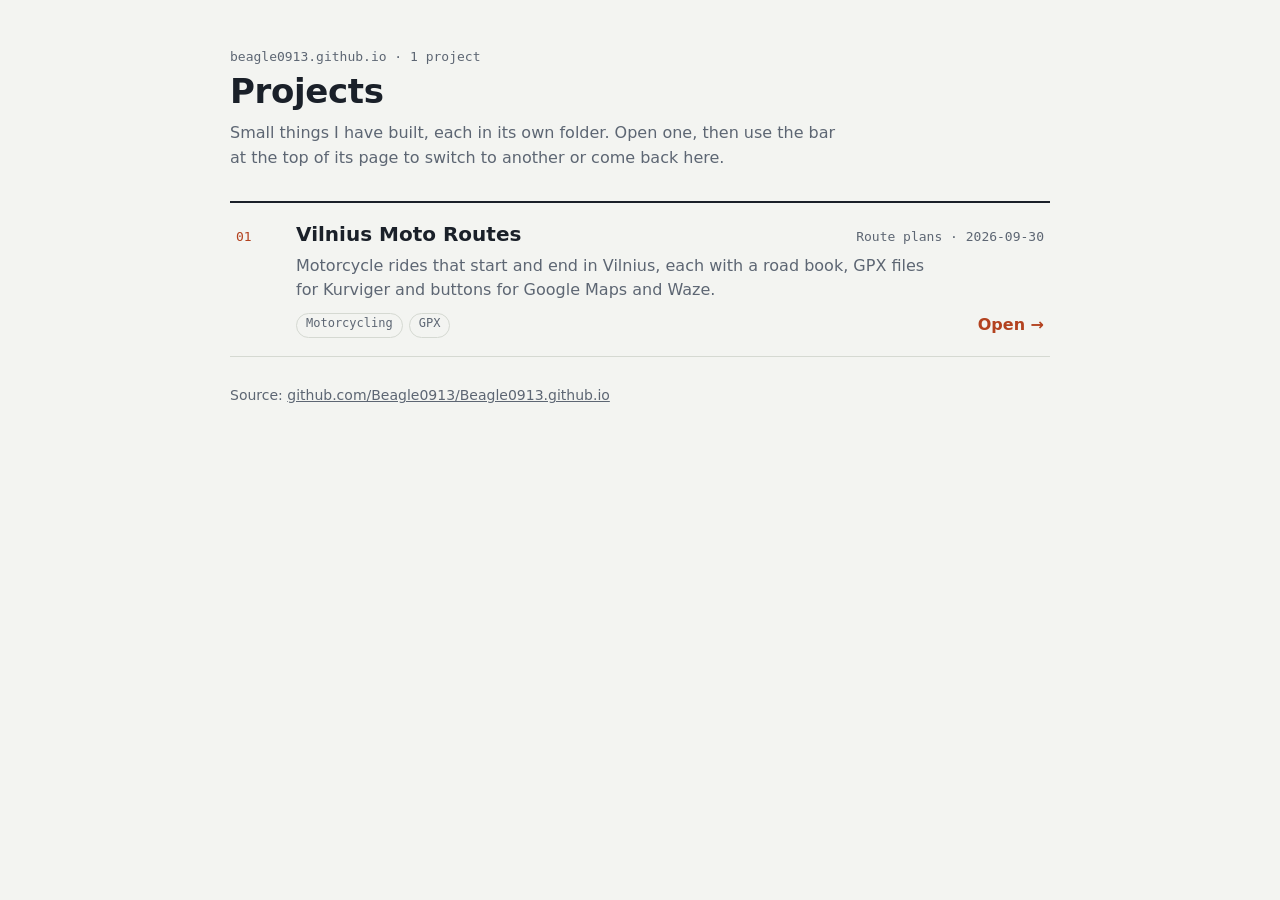
<file: index.html>
<!doctype html>
<html lang="en">
<head>
<meta charset="utf-8">
<meta http-equiv="Content-Security-Policy" content="default-src 'none'; script-src 'self'; style-src 'self' https://fonts.googleapis.com; font-src https://fonts.gstatic.com; img-src data:; connect-src 'self'; base-uri 'none'; form-action 'none'">
<meta name="referrer" content="no-referrer">
<meta name="viewport" content="width=device-width, initial-scale=1">
<title>Beagle0913 projects</title>
<meta name="description" content="A shelf of small projects: study tools, route plans and other experiments.">
<link rel="icon" href="data:image/svg+xml,%3Csvg xmlns='http://www.w3.org/2000/svg' viewBox='0 0 32 32'%3E%3Crect width='32' height='32' rx='6' fill='%231b2330'/%3E%3Cpath d='M8 10h16M8 16h16M8 22h10' stroke='%23f08a5d' stroke-width='3' stroke-linecap='round'/%3E%3C/svg%3E">
<link rel="preconnect" href="https://fonts.googleapis.com">
<link rel="preconnect" href="https://fonts.gstatic.com" crossorigin>
<link rel="stylesheet" href="https://fonts.googleapis.com/css2?family=IBM+Plex+Sans:wght@400;500;600&family=IBM+Plex+Mono:wght@400;500&display=swap">
<link rel="stylesheet" href="hub/hub.css">
<script src="hub/hub.js" defer></script>
</head>
<body class="hub">
<div class="hub-wrap">
  <header>
    <p class="hub-eyebrow">beagle0913.github.io · <span id="project-count">loading</span></p>
    <h1>Projects</h1>
    <p class="hub-lede">Small things I have built, each in its own folder. Open one, then use the bar at the top of its page to switch to another or come back here.</p>
  </header>

  <main>
    <ol id="project-list" class="hub-list" aria-live="polite">
      <noscript>
        <li class="hub-error">The project list needs JavaScript. You can open the projects directly:
          <a href="moto-routes/">Vilnius Moto Routes</a>.</li>
      </noscript>
    </ol>
  </main>

  <footer class="hub-foot">
    <p>Source: <a href="https://github.com/Beagle0913/Beagle0913.github.io">github.com/Beagle0913/Beagle0913.github.io</a></p>
  </footer>
</div>
</body>
</html>
</file>
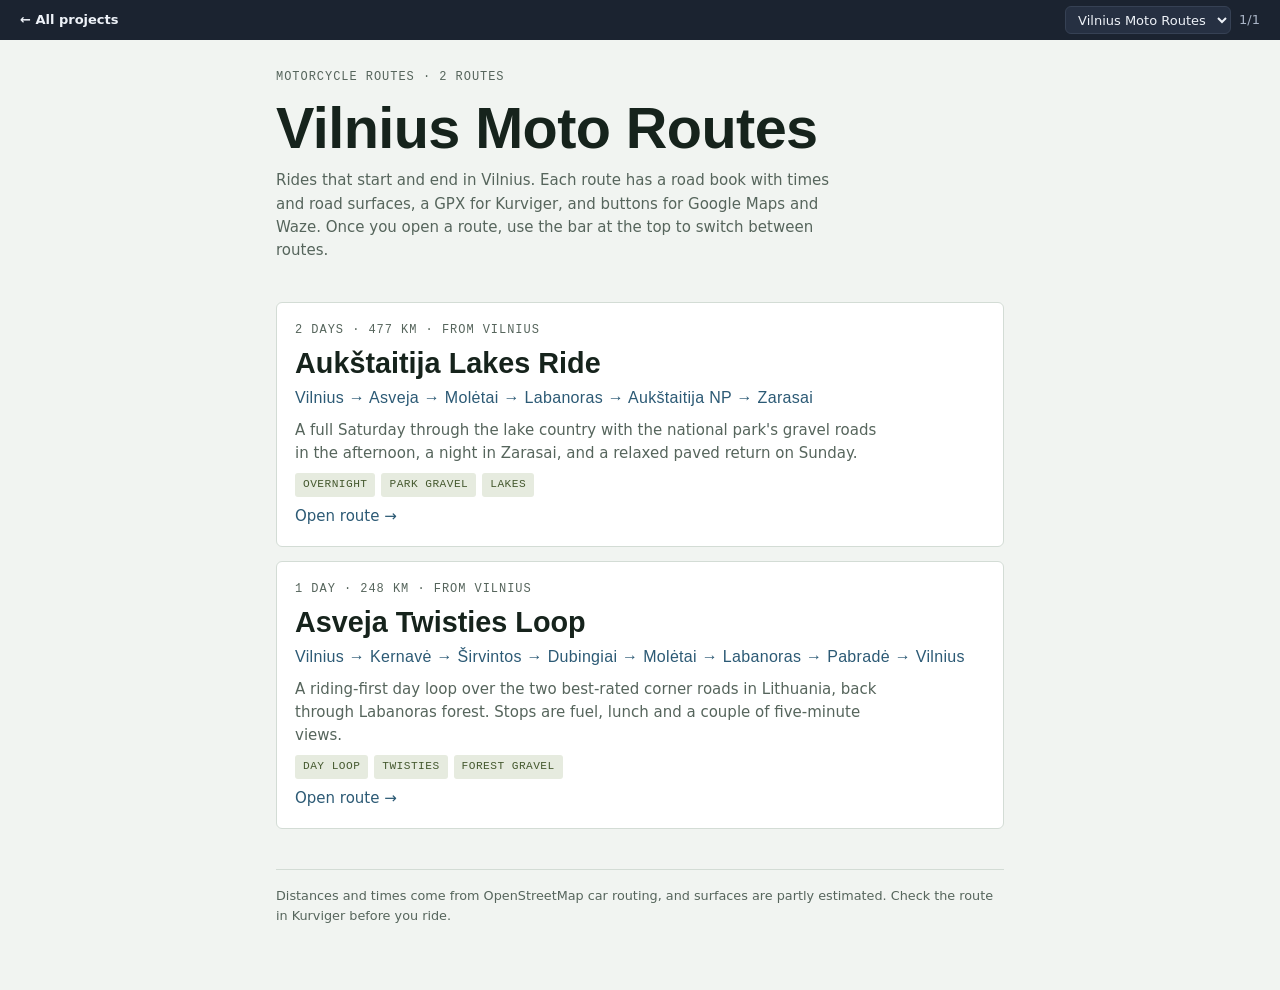
<file: moto-routes/index.html>
<!doctype html>
<html lang="en">
<head>
<meta charset="utf-8">
<meta http-equiv="Content-Security-Policy" content="default-src 'none'; script-src 'self'; style-src 'self' https://fonts.googleapis.com; font-src https://fonts.gstatic.com; img-src data:; connect-src 'self'; base-uri 'none'; form-action 'none'">
<meta name="referrer" content="no-referrer">
<meta name="viewport" content="width=device-width, initial-scale=1, viewport-fit=cover">
<title>Vilnius Moto Routes</title>
<meta name="description" content="Motorcycle routes from Vilnius with GPX files for Kurviger and links for Google Maps and Waze.">
<link rel="preconnect" href="https://fonts.googleapis.com">
<link rel="preconnect" href="https://fonts.gstatic.com" crossorigin>
<link rel="stylesheet" href="https://fonts.googleapis.com/css2?family=Barlow+Condensed:wght@500;600;700&family=IBM+Plex+Sans:wght@400;500;600&family=IBM+Plex+Mono:wght@400;500&display=swap">
<link rel="stylesheet" href="assets/site.css">
<script src="assets/site.js" defer></script>
<link rel="stylesheet" href="../hub/hub.css">
<script src="../hub/hub.js" defer></script>
</head>
<body data-project="moto-routes">
<div id="hubbar"></div>
<div class="wrap">
  <header>
    <p class="eyebrow">Motorcycle routes · <span id="route-count">loading</span></p>
    <h1>Vilnius Moto Routes</h1>
    <p class="lede">Rides that start and end in Vilnius. Each route has a road book with times and road surfaces, a GPX for Kurviger, and buttons for Google Maps and Waze. Once you open a route, use the bar at the top to switch between routes.</p>
  </header>

  <section>
    <div id="route-list" class="route-list" aria-live="polite">
      <noscript>
        <p class="load-error">The route list needs JavaScript. You can open the routes directly:
          <a href="routes/aukstaitija-lakes/">Aukštaitija Lakes Ride</a>,
          <a href="routes/asveja-loop/">Asveja Twisties Loop</a>.</p>
      </noscript>
    </div>
  </section>

  <footer>
    <p>Distances and times come from OpenStreetMap car routing, and surfaces are partly estimated. Check the route in Kurviger before you ride.</p>
  </footer>
</div>
</body>
</html>
</file>
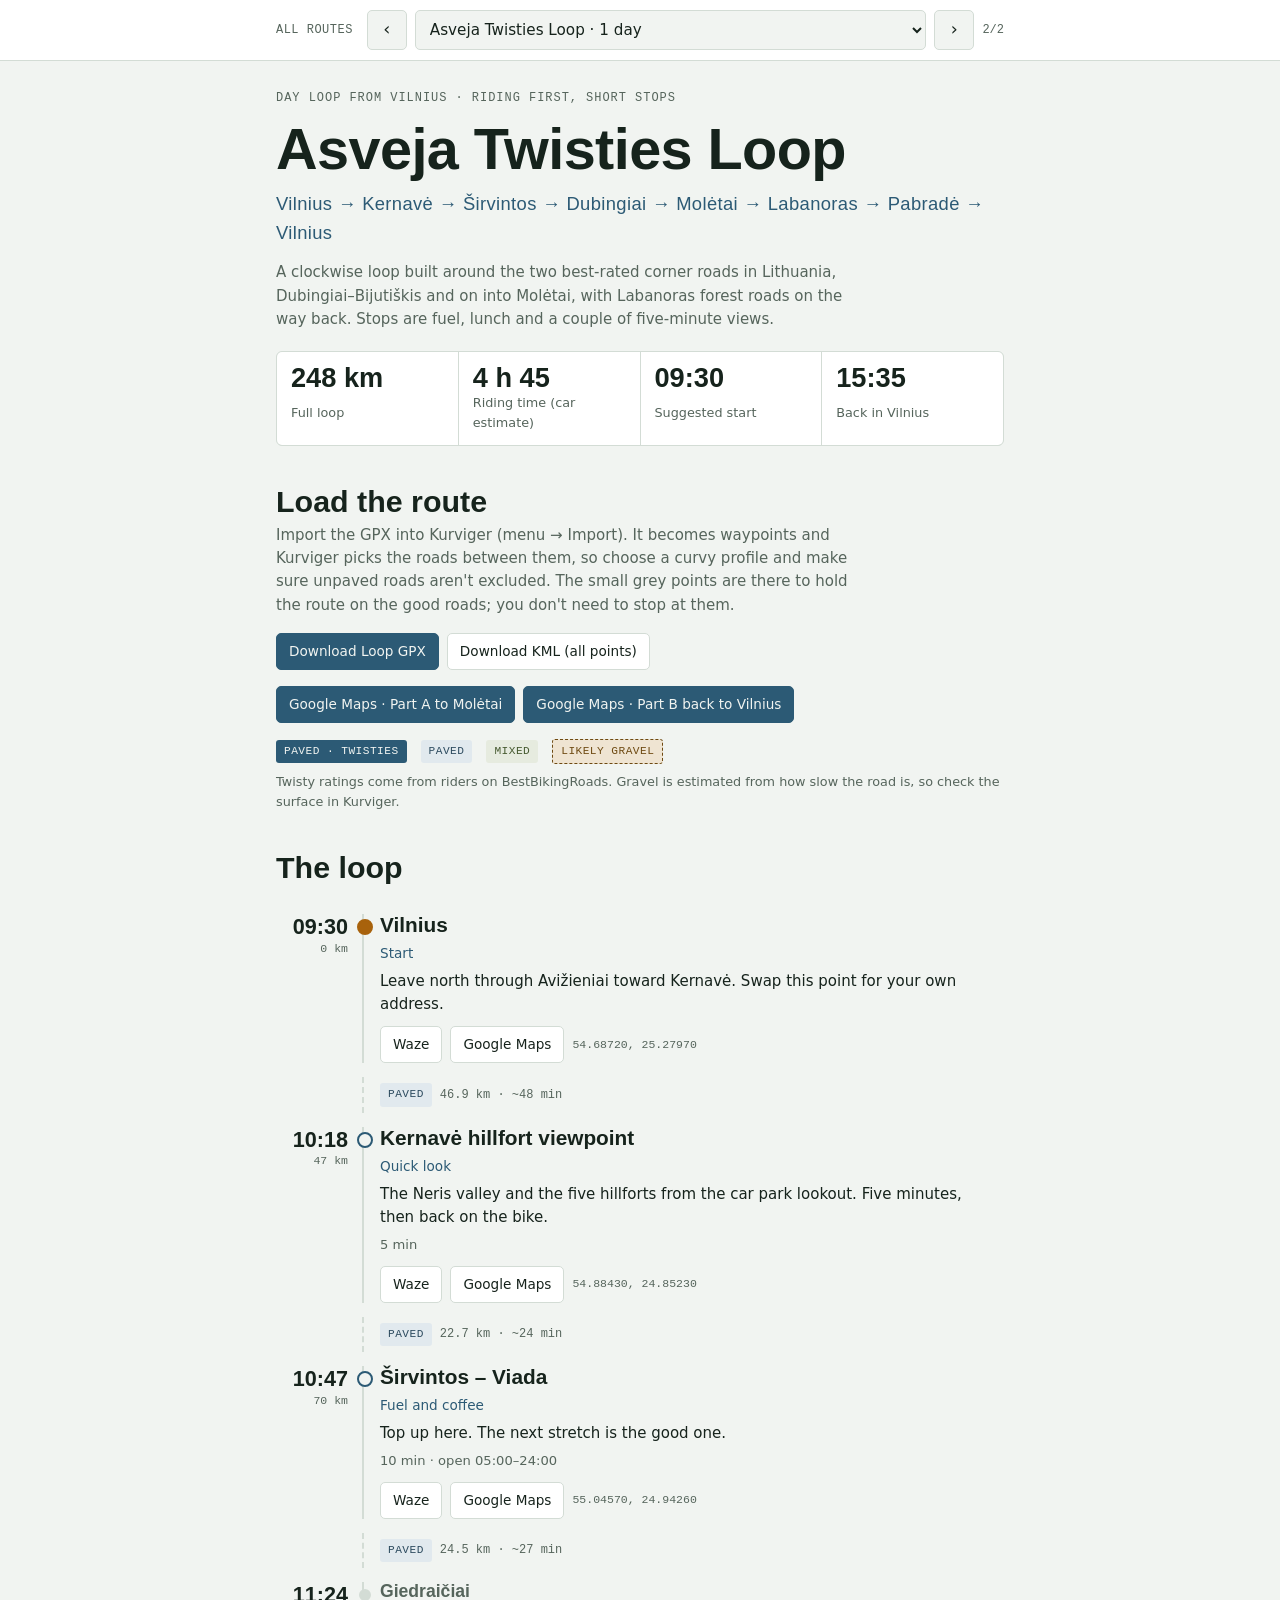
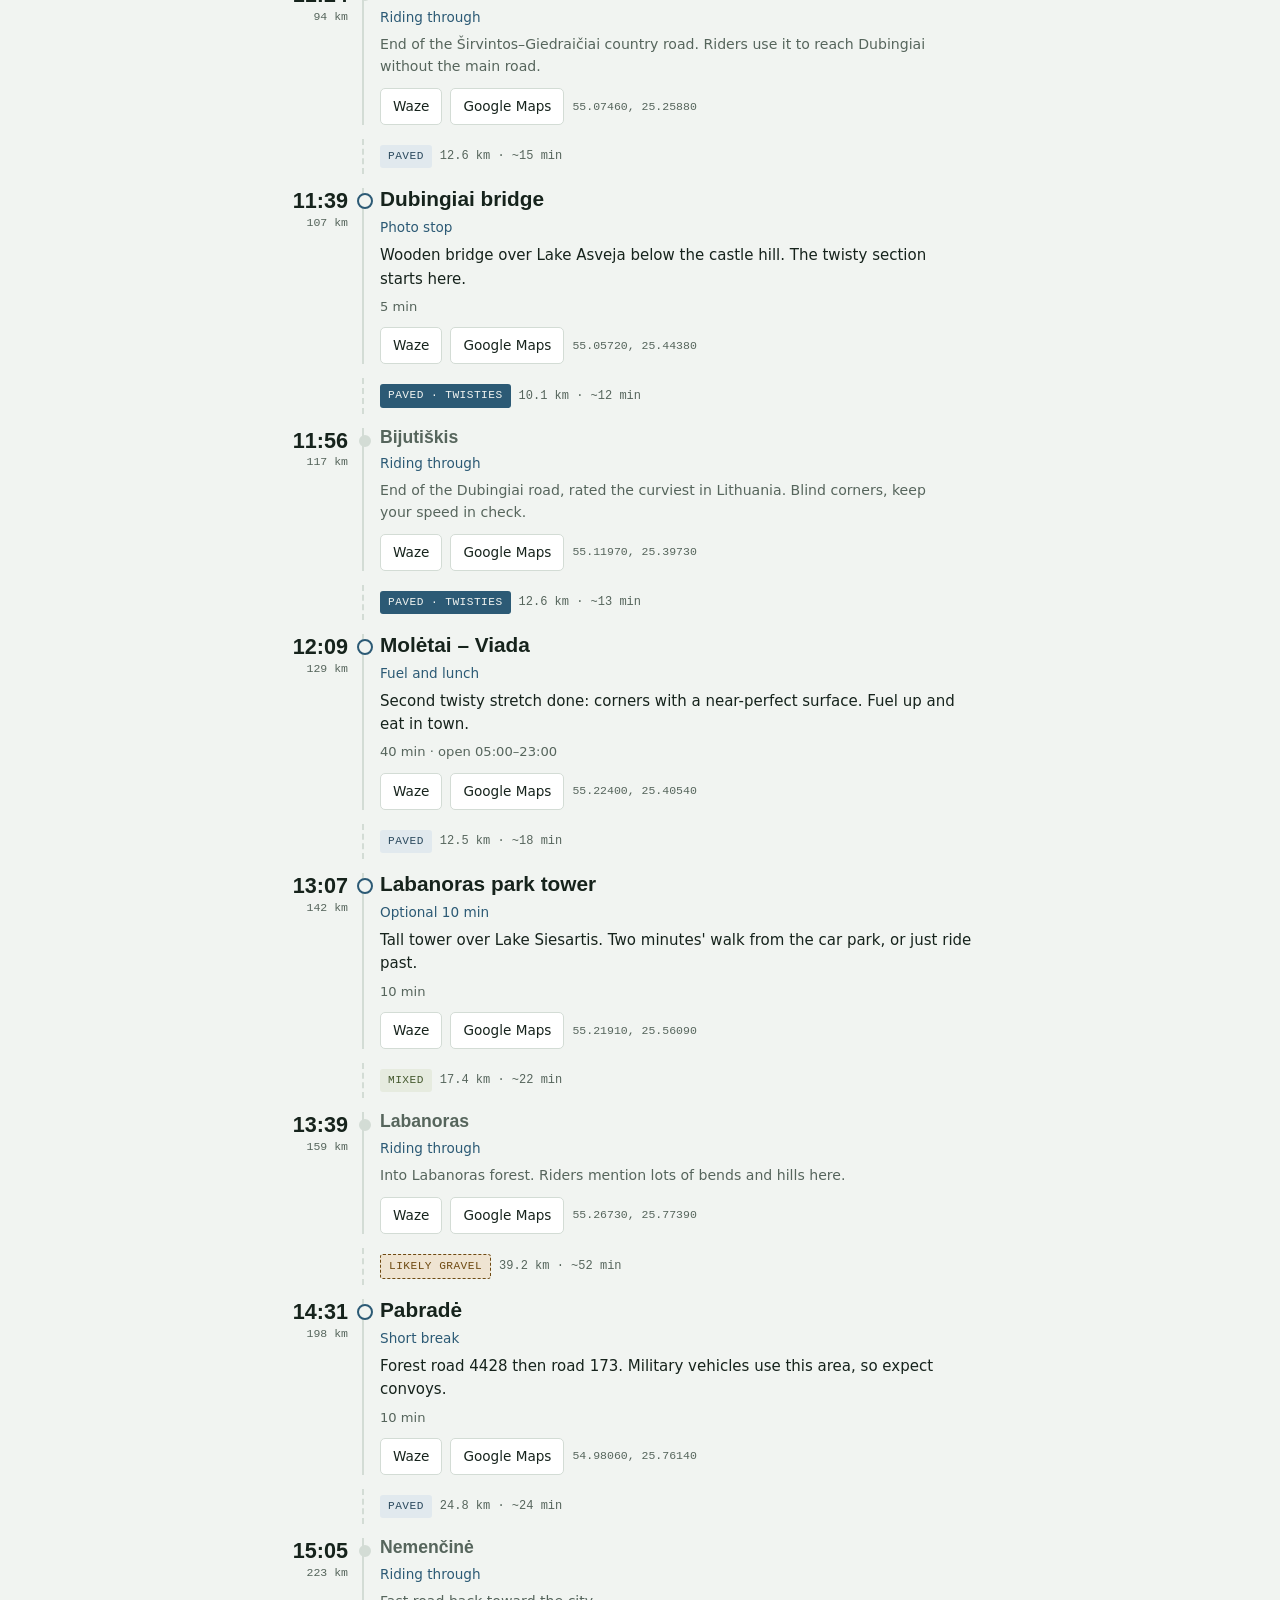
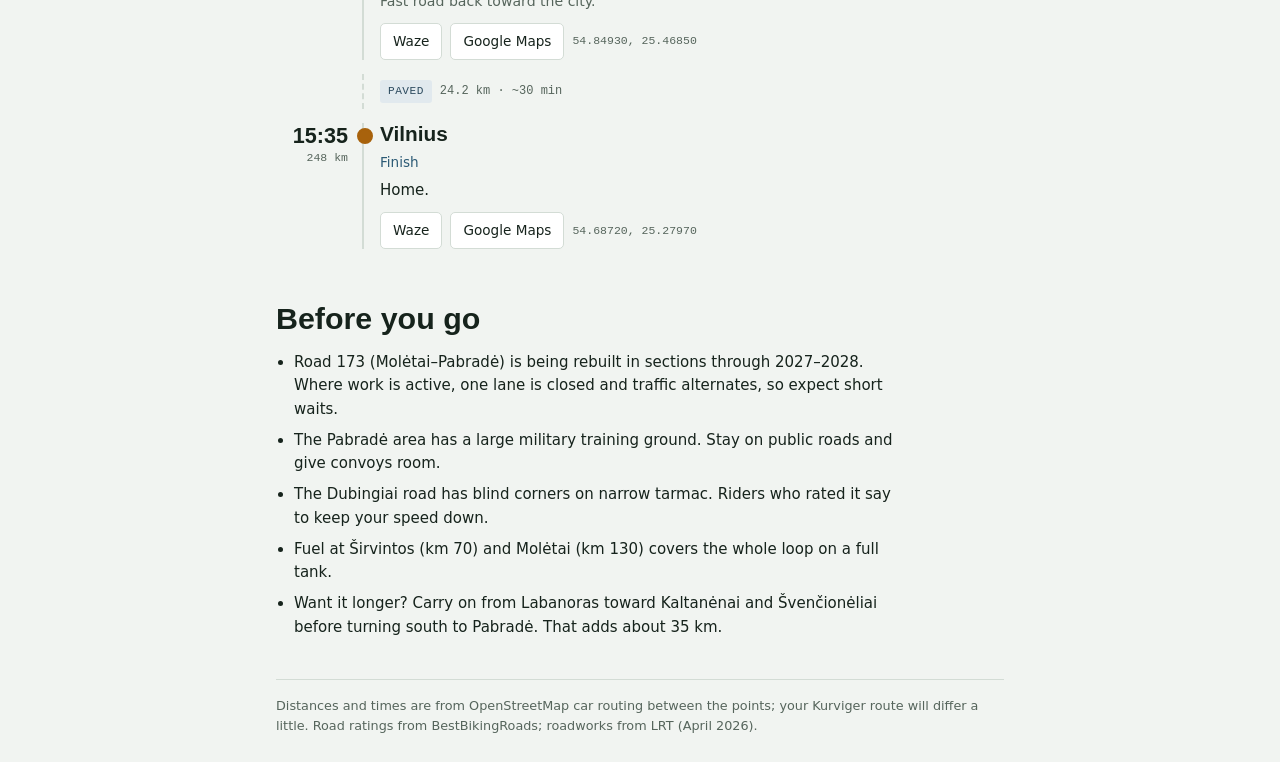
<file: routes/asveja-loop/index.html>
<!doctype html>
<html lang="en"><head><meta charset="utf-8">
<meta http-equiv="Content-Security-Policy" content="default-src 'none'; base-uri 'none'; form-action 'none'">
<title>Asveja Twisties Loop</title>
<meta http-equiv="refresh" content="0; url=../../moto-routes/routes/asveja-loop/">
<link rel="canonical" href="../../moto-routes/routes/asveja-loop/">
</head><body><p>This page has moved to <a href="../../moto-routes/routes/asveja-loop/">../../moto-routes/routes/asveja-loop/</a>.</p></body></html>
</file>
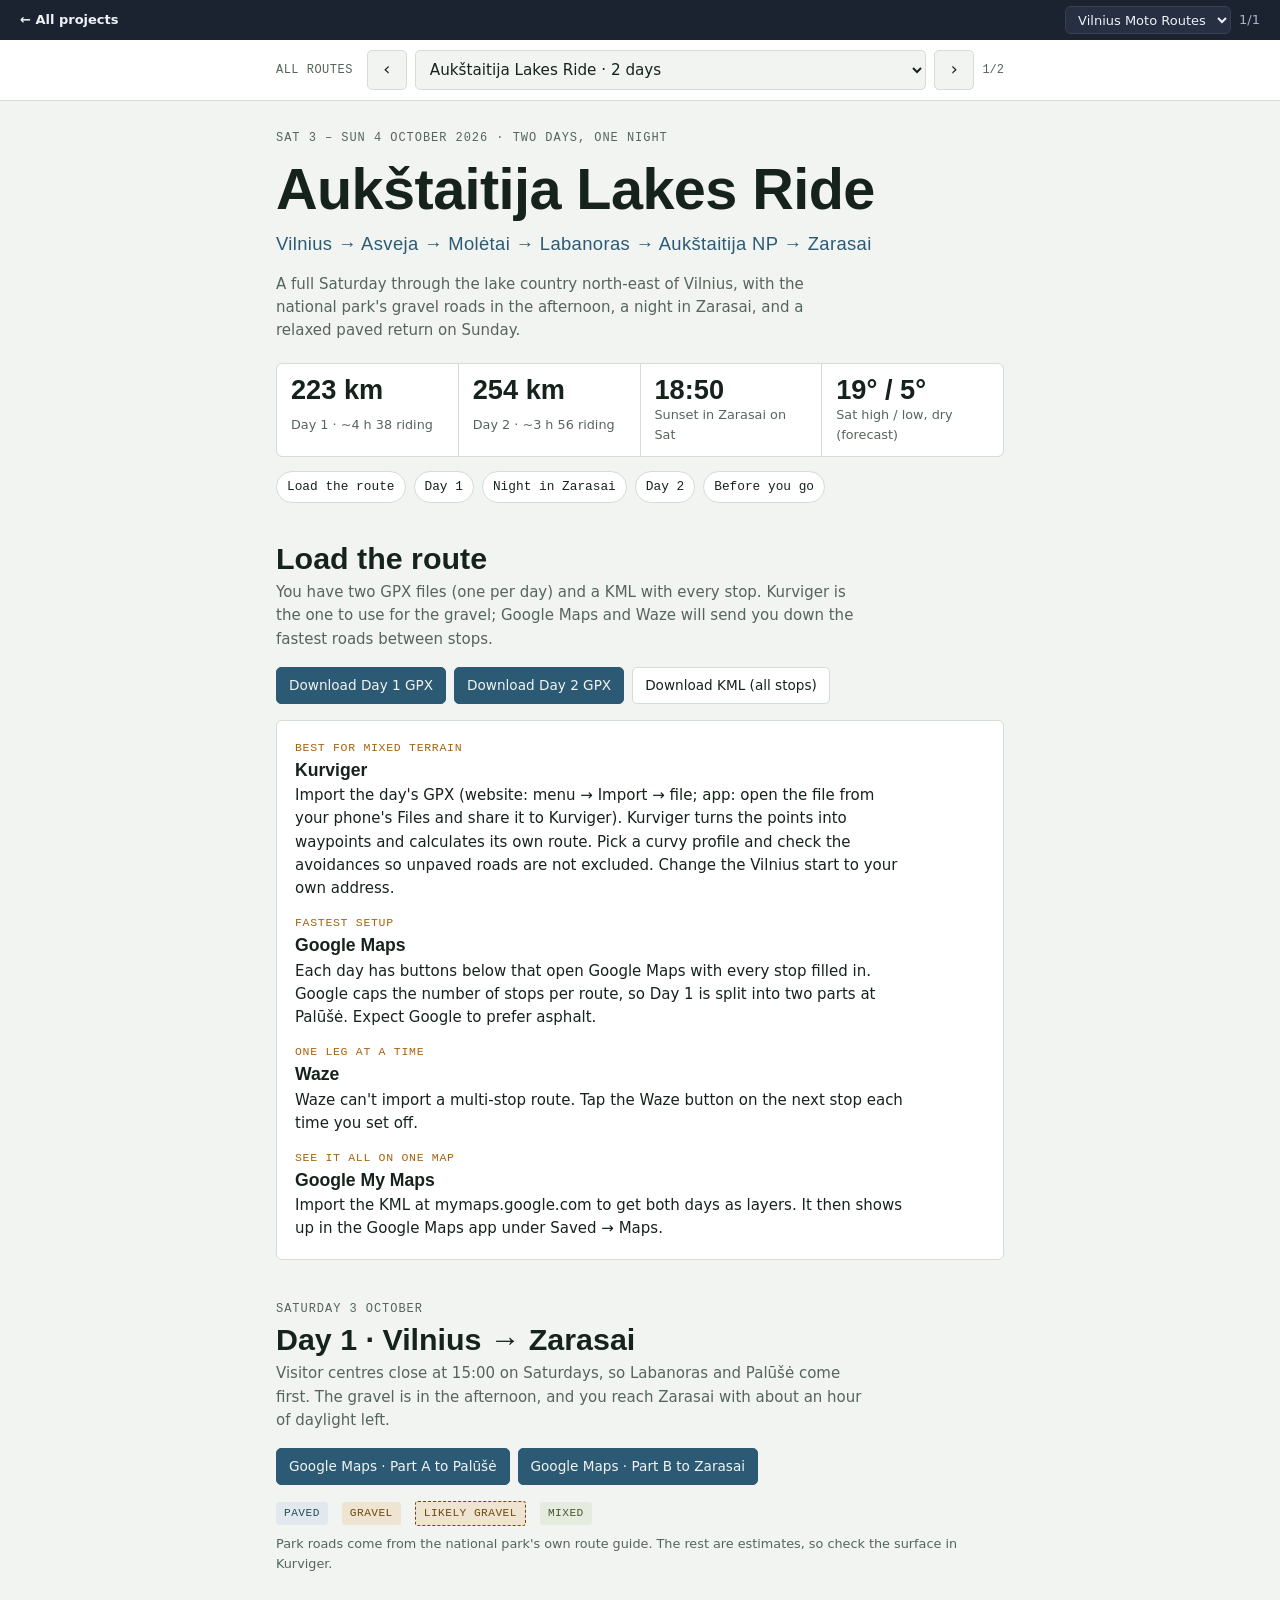
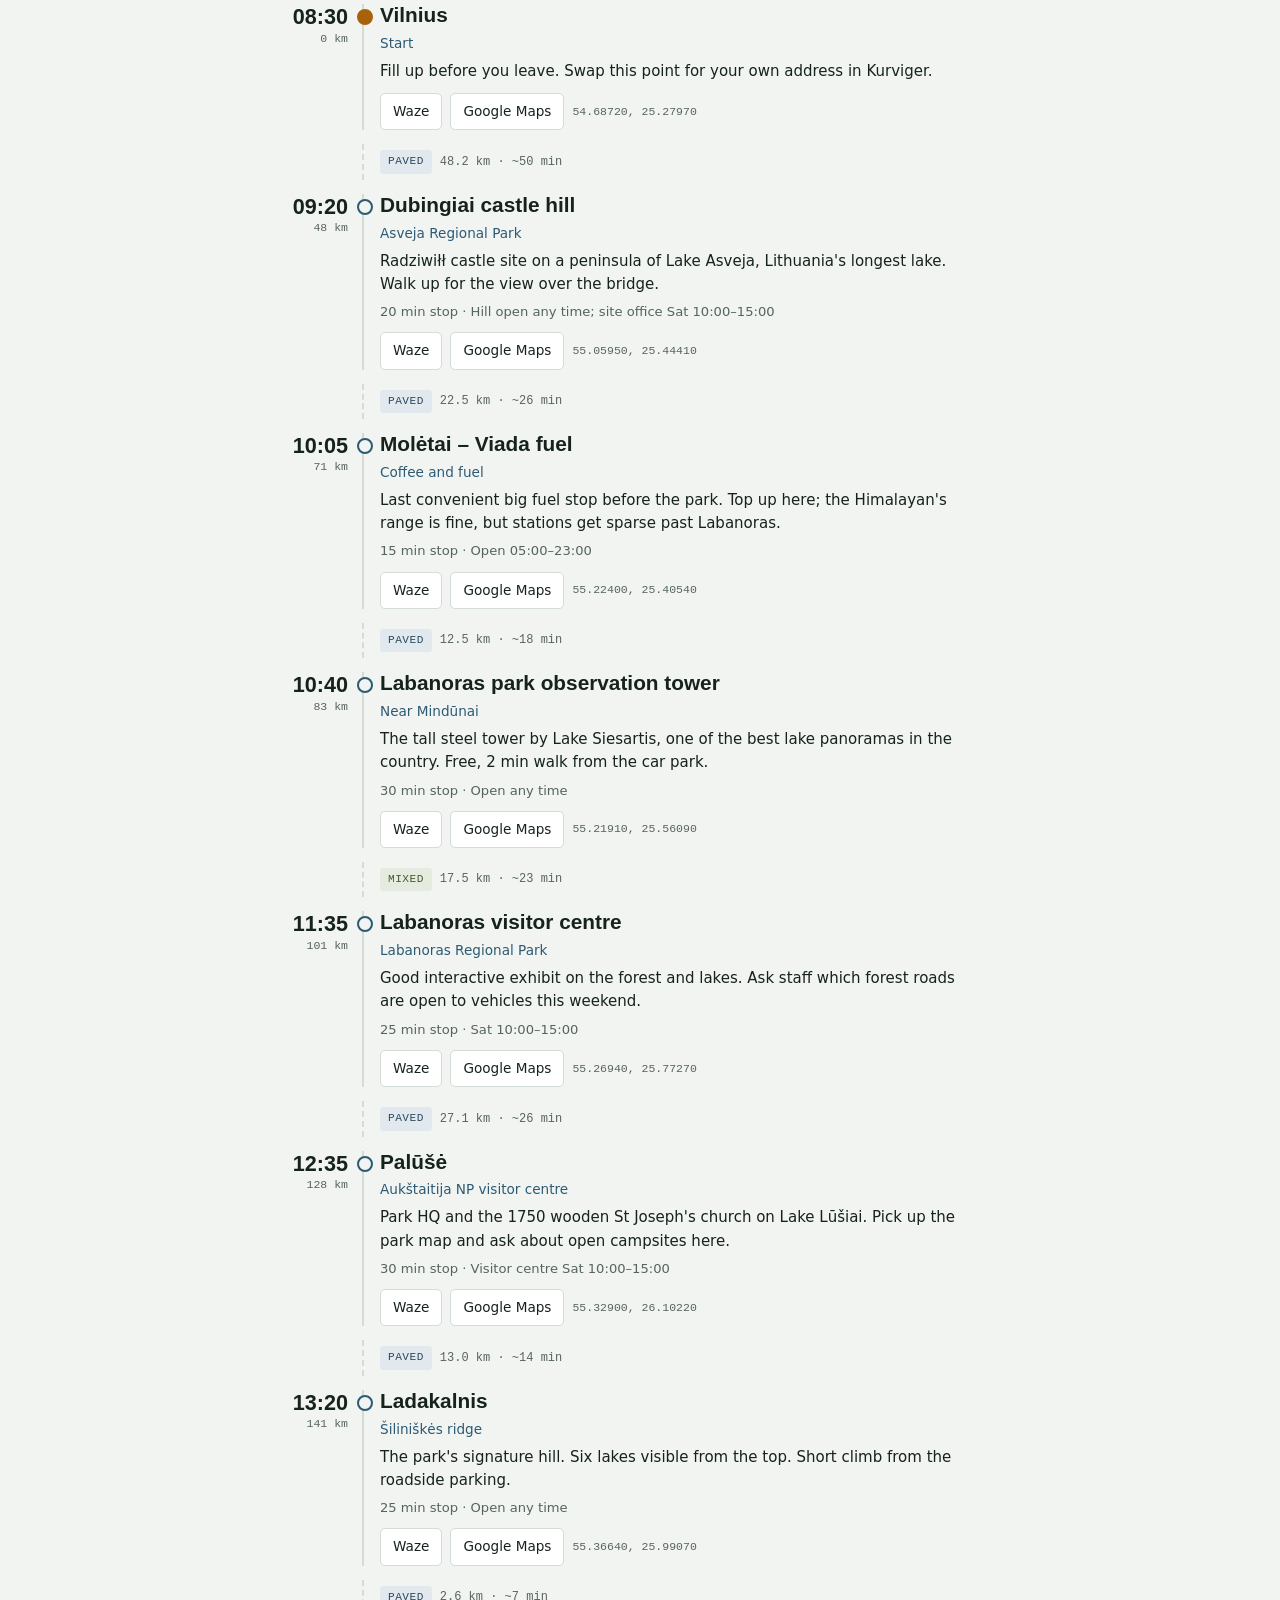
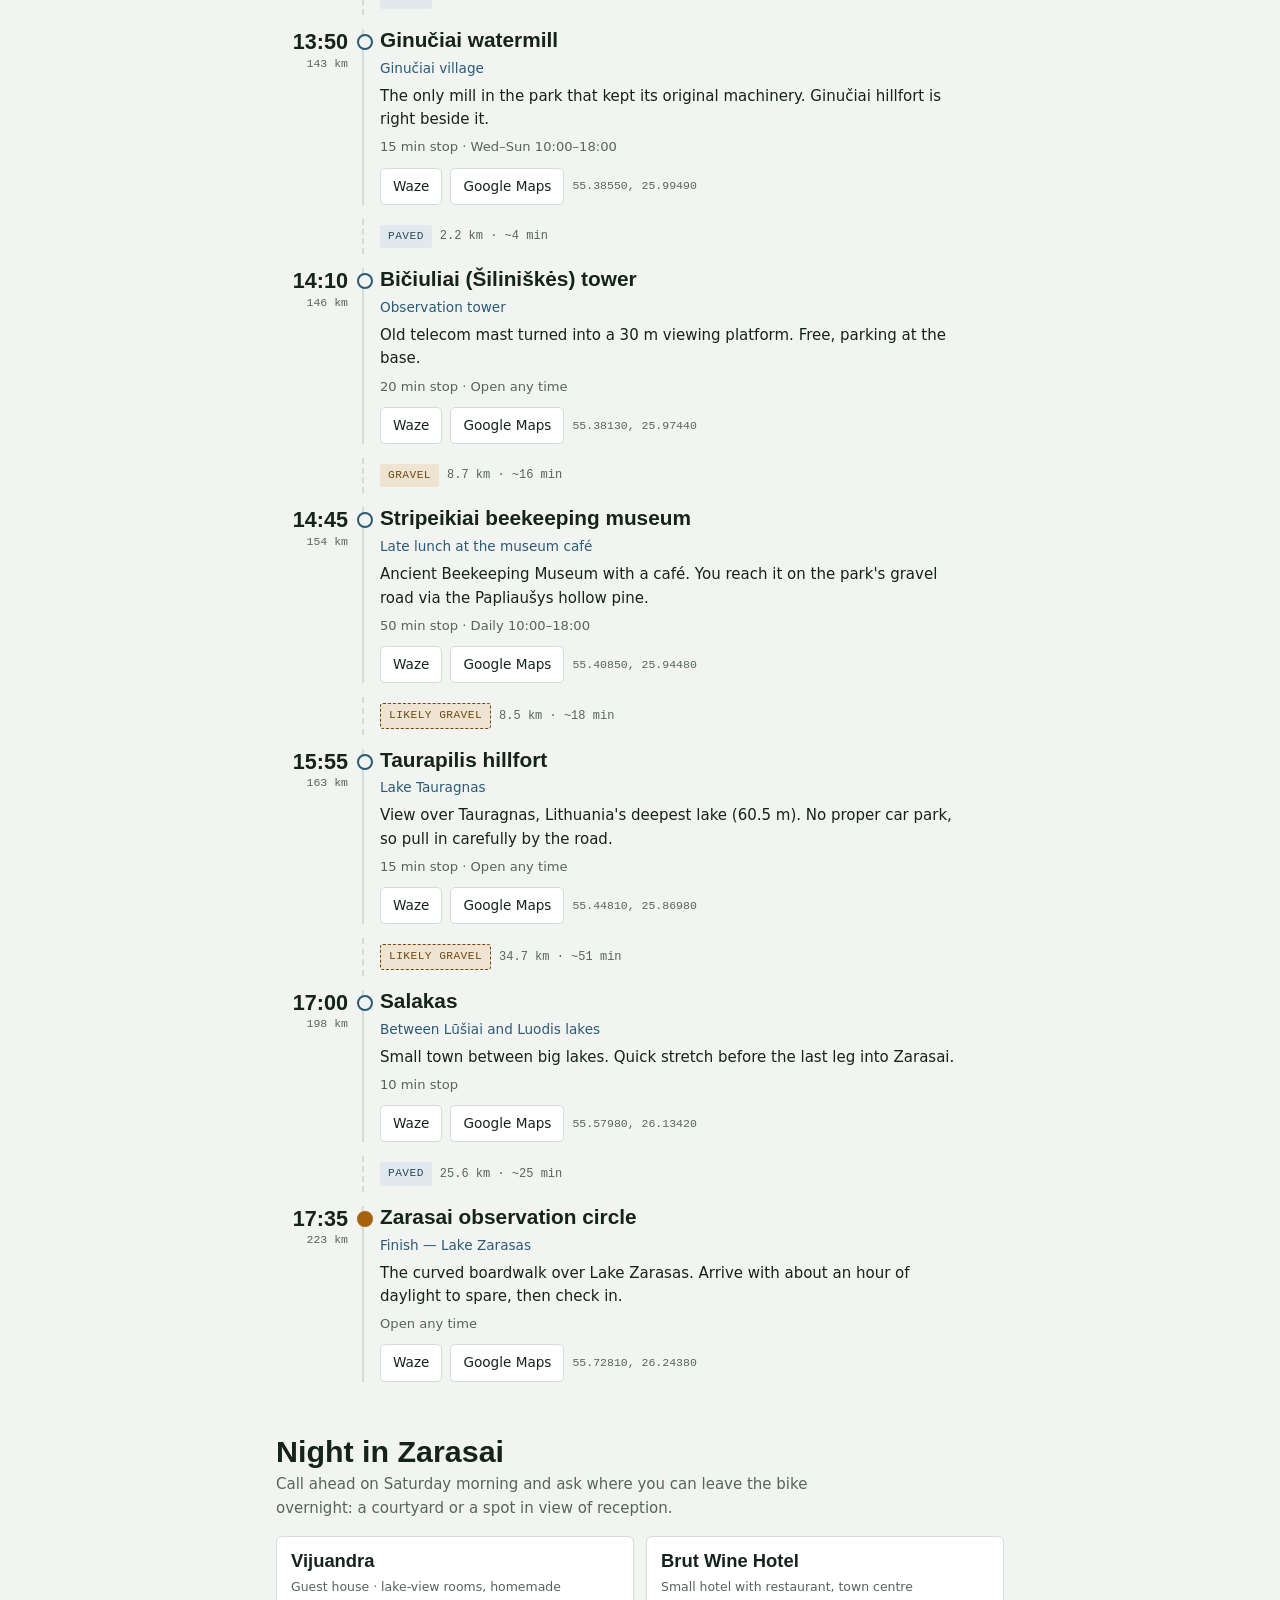
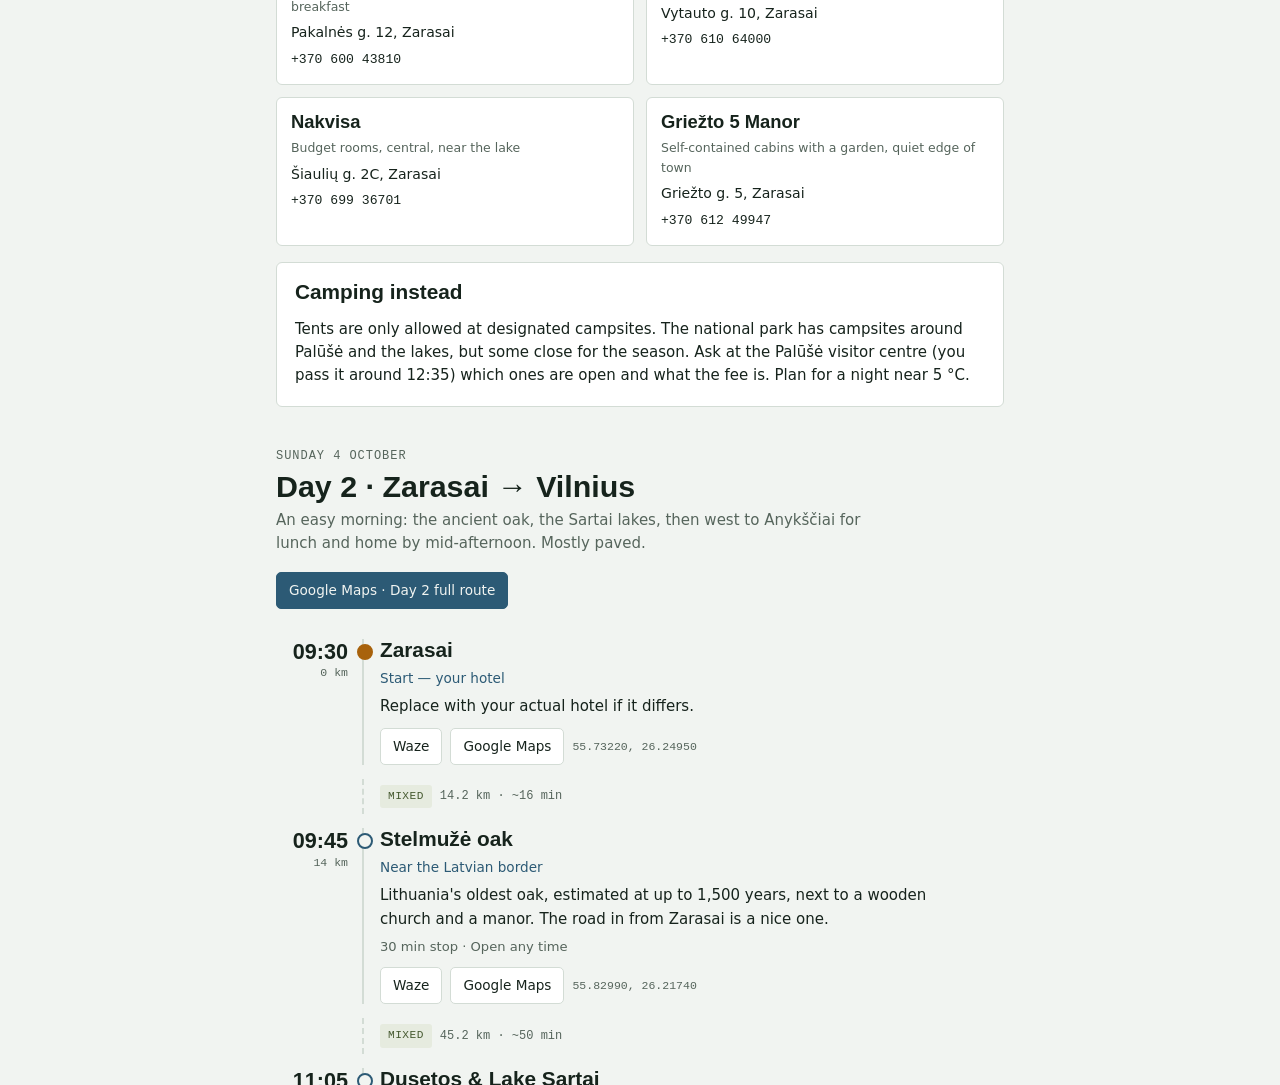
<file: routes/aukstaitija-lakes/index.html>
<!doctype html>
<html lang="en"><head><meta charset="utf-8">
<meta http-equiv="Content-Security-Policy" content="default-src 'none'; base-uri 'none'; form-action 'none'">
<title>Aukštaitija Lakes Ride</title>
<meta http-equiv="refresh" content="0; url=../../moto-routes/routes/aukstaitija-lakes/">
<link rel="canonical" href="../../moto-routes/routes/aukstaitija-lakes/">
</head><body><p>This page has moved to <a href="../../moto-routes/routes/aukstaitija-lakes/">../../moto-routes/routes/aukstaitija-lakes/</a>.</p></body></html>
</file>
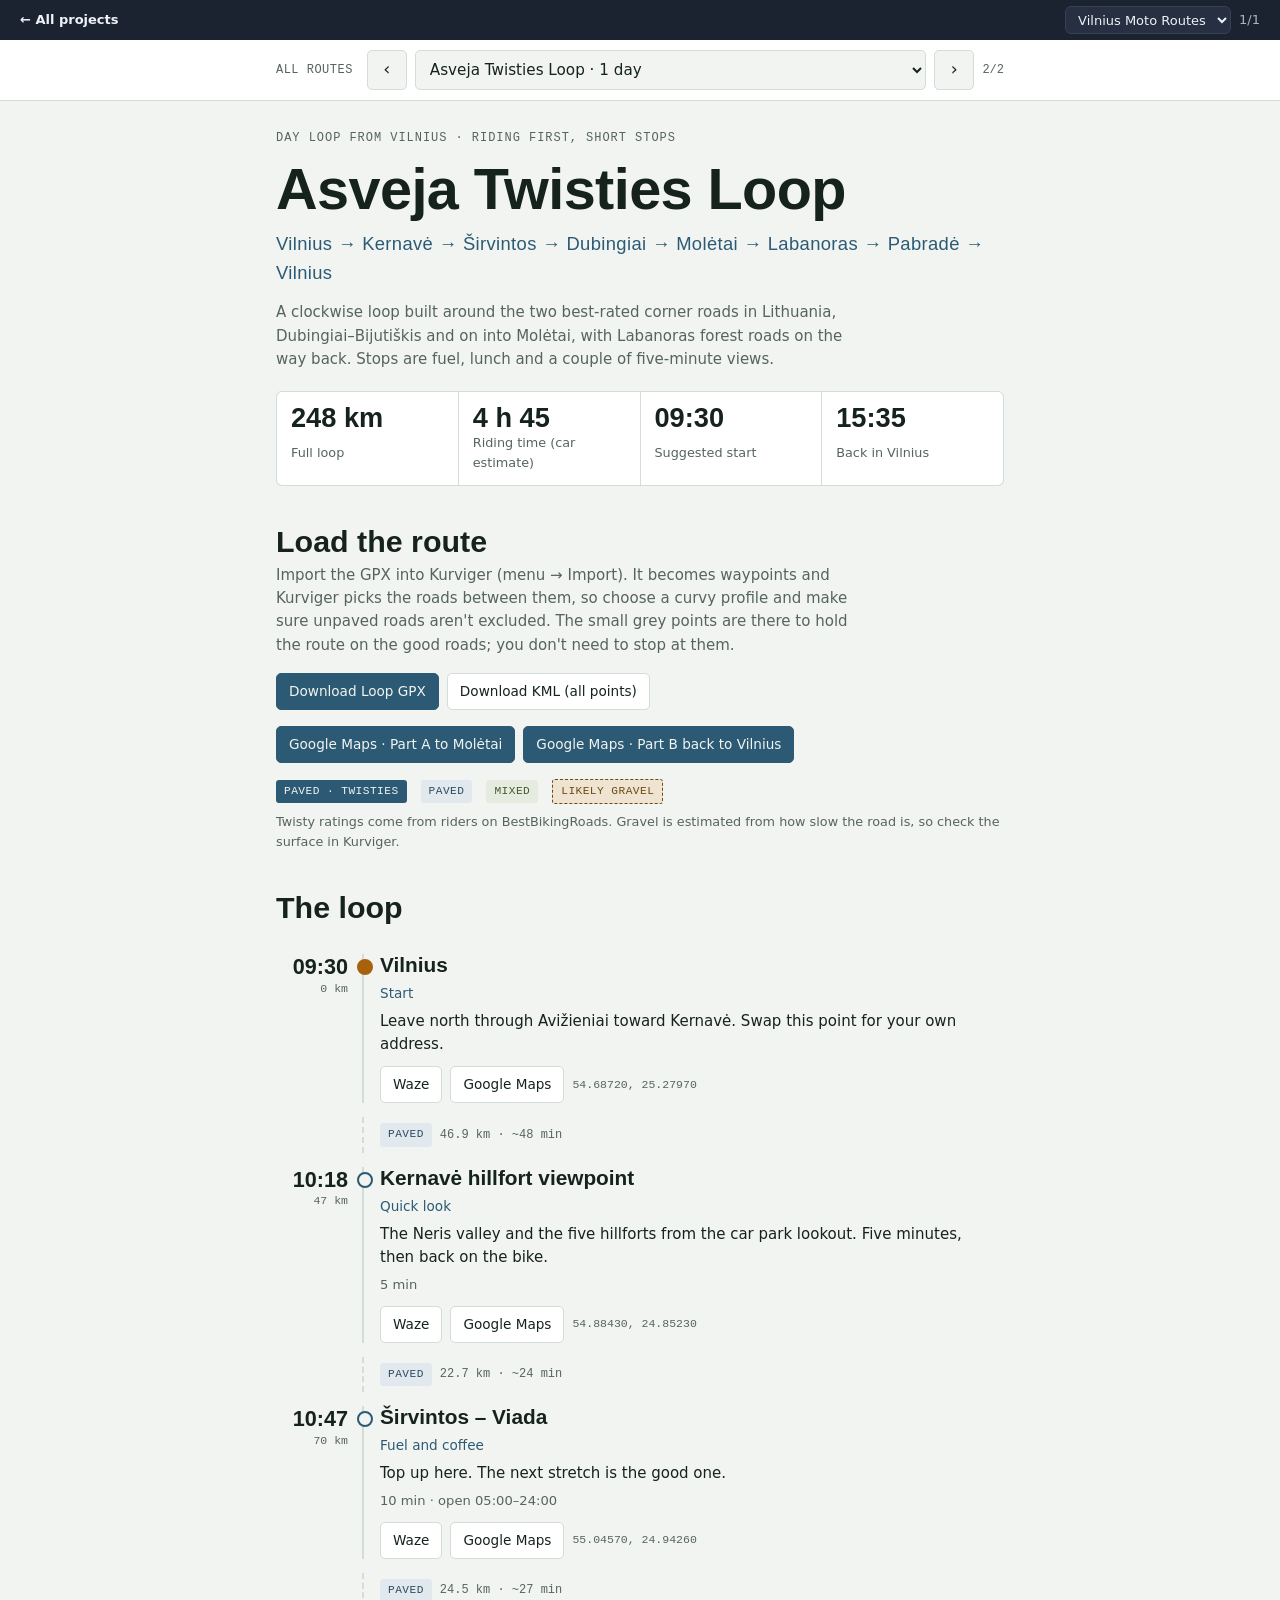
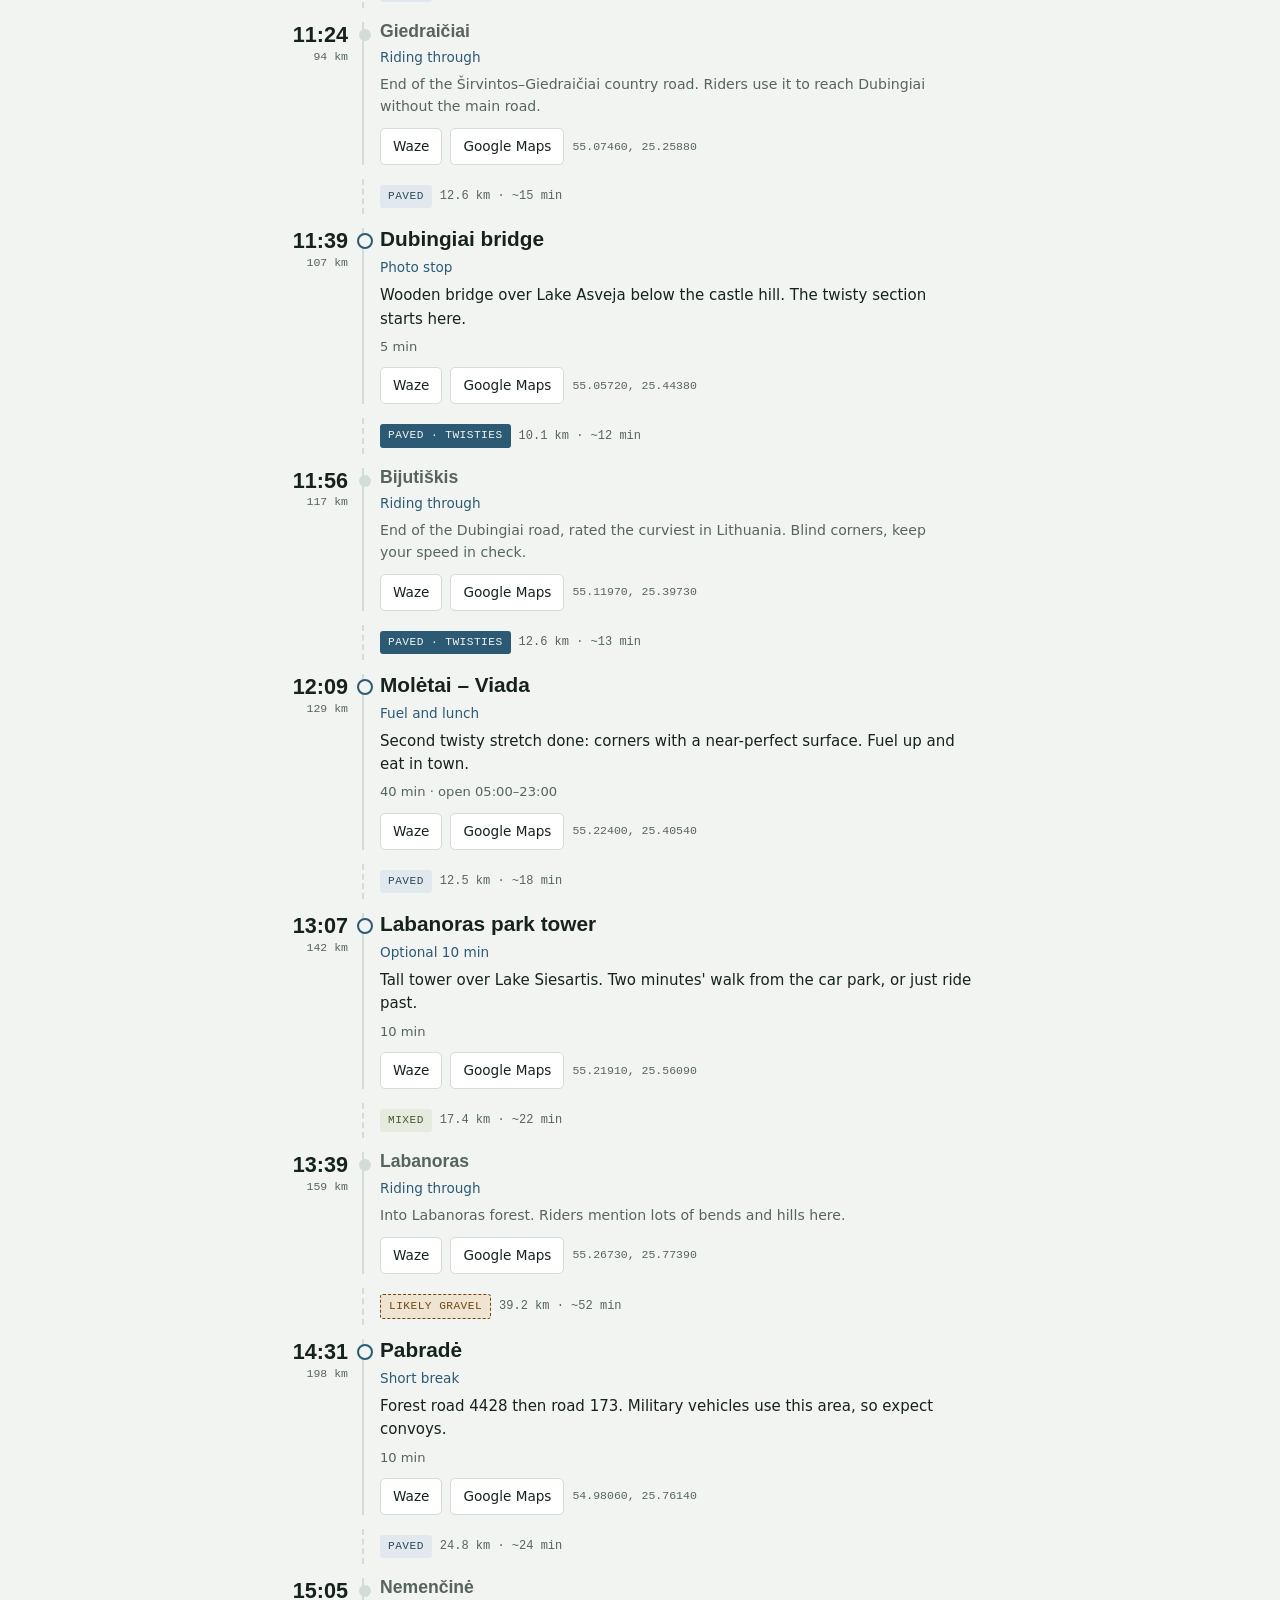
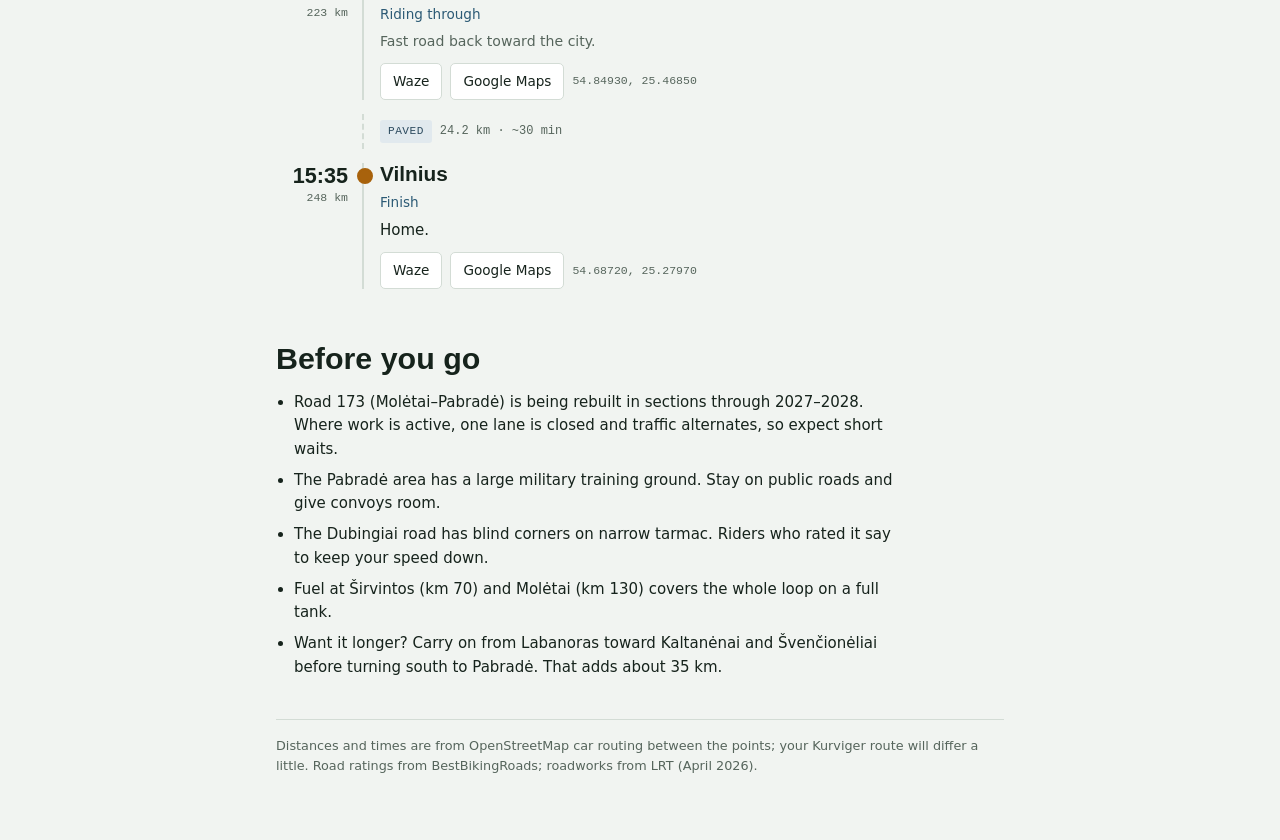
<file: moto-routes/routes/asveja-loop/index.html>
<!doctype html>
<html lang="en">
<head>
<meta charset="utf-8">
<meta http-equiv="Content-Security-Policy" content="default-src 'none'; script-src 'self'; style-src 'self' https://fonts.googleapis.com; font-src https://fonts.gstatic.com; img-src data:; connect-src 'self'; base-uri 'none'; form-action 'none'">
<meta name="referrer" content="no-referrer">
<meta name="viewport" content="width=device-width, initial-scale=1, viewport-fit=cover">
<title>Asveja Twisties Loop</title>
<meta name="description" content="Riding-focused day loop from Vilnius over the Dubingiai and Molėtai corner roads and back through Labanoras forest.">
<link rel="preconnect" href="https://fonts.googleapis.com">
<link rel="preconnect" href="https://fonts.gstatic.com" crossorigin>
<link rel="stylesheet" href="https://fonts.googleapis.com/css2?family=Barlow+Condensed:wght@500;600;700&family=IBM+Plex+Sans:wght@400;500;600&family=IBM+Plex+Mono:wght@400;500&display=swap">
<link rel="stylesheet" href="../../assets/site.css">
<script src="../../assets/site.js" defer></script>
<link rel="stylesheet" href="../../../hub/hub.css">
<script src="../../../hub/hub.js" defer></script>
</head>
<body data-route="asveja-loop" data-project="moto-routes">
<div id="hubbar"></div>
<div id="routebar"></div>
<div class="wrap">
  <header>
    <p class="eyebrow">Day loop from Vilnius · riding first, short stops</p>
    <h1>Asveja Twisties Loop</h1>
    <p class="route-line">Vilnius → Kernavė → Širvintos → Dubingiai → Molėtai → Labanoras → Pabradė → Vilnius</p>
    <p class="lede">A clockwise loop built around the two best-rated corner roads in Lithuania, Dubingiai–Bijutiškis and on into Molėtai, with Labanoras forest roads on the way back. Stops are fuel, lunch and a couple of five-minute views.</p>
    <div class="stats">
      <div class="stat"><b>248 km</b><span>Full loop</span></div>
      <div class="stat"><b>4 h 45</b><span>Riding time (car estimate)</span></div>
      <div class="stat"><b>09:30</b><span>Suggested start</span></div>
      <div class="stat"><b>15:35</b><span>Back in Vilnius</span></div>
    </div>
  </header>

  <section id="load">
    <div class="sec-head">
      <h2>Load the route</h2>
      <p>Import the GPX into Kurviger (menu → Import). It becomes waypoints and Kurviger picks the roads between them, so choose a curvy profile and make sure unpaved roads aren't excluded. The small grey points are there to hold the route on the good roads; you don't need to stop at them.</p>
    </div>
    <div data-route-downloads></div>
    <div class="gm-row">
      <a class="btn primary" href="https://www.google.com/maps/dir/?api=1&amp;origin=54.68720,25.27970&amp;destination=55.22400,25.40540&amp;travelmode=driving&amp;waypoints=54.88430,24.85230%7C55.04570,24.94260%7C55.07460,25.25880%7C55.05720,25.44380%7C55.11970,25.39730" target="_blank" rel="noopener">Google Maps · Part A to Molėtai</a>
      <a class="btn primary" href="https://www.google.com/maps/dir/?api=1&amp;origin=55.22400,25.40540&amp;destination=54.68720,25.27970&amp;travelmode=driving&amp;waypoints=55.21910,25.56090%7C55.26730,25.77390%7C54.98060,25.76140%7C54.84930,25.46850" target="_blank" rel="noopener">Google Maps · Part B back to Vilnius</a>
    </div>
    <div class="legend">
      <span class="chip s-twisty">Paved · twisties</span>
      <span class="chip s-paved">Paved</span>
      <span class="chip s-mixed">Mixed</span>
      <span class="chip s-likely">Likely gravel</span>
      <span>Twisty ratings come from riders on BestBikingRoads. Gravel is estimated from how slow the road is, so check the surface in Kurviger.</span>
    </div>
  </section>

  <section id="route">
    <div class="sec-head"><h2>The loop</h2></div>
    <ol class="stops">
<li class="stop end">
  <div class="when"><span class="time">09:30</span><span class="odo">0 km</span></div>
  <div class="body">
    <h3>Vilnius</h3>
    <p class="sub">Start</p>
    <p class="note">Leave north through Avižieniai toward Kernavė. Swap this point for your own address.</p>
    
    <div class="nav">
      <a class="btn" href="https://waze.com/ul?ll=54.68720,25.27970&amp;navigate=yes" target="_blank" rel="noopener">Waze</a>
      <a class="btn" href="https://www.google.com/maps/search/?api=1&amp;query=54.68720,25.27970" target="_blank" rel="noopener">Google Maps</a>
      <span class="coord">54.68720, 25.27970</span>
    </div>
  </div>
</li>
<li class="leg"><div class="leg-inner"><span class="chip s-paved">Paved</span><span class="legtxt">46.9 km · ~48 min</span></div></li>
<li class="stop">
  <div class="when"><span class="time">10:18</span><span class="odo">47 km</span></div>
  <div class="body">
    <h3>Kernavė hillfort viewpoint</h3>
    <p class="sub">Quick look</p>
    <p class="note">The Neris valley and the five hillforts from the car park lookout. Five minutes, then back on the bike.</p>
    <p class="meta">5 min</p>
    <div class="nav">
      <a class="btn" href="https://waze.com/ul?ll=54.88430,24.85230&amp;navigate=yes" target="_blank" rel="noopener">Waze</a>
      <a class="btn" href="https://www.google.com/maps/search/?api=1&amp;query=54.88430,24.85230" target="_blank" rel="noopener">Google Maps</a>
      <span class="coord">54.88430, 24.85230</span>
    </div>
  </div>
</li>
<li class="leg"><div class="leg-inner"><span class="chip s-paved">Paved</span><span class="legtxt">22.7 km · ~24 min</span></div></li>
<li class="stop">
  <div class="when"><span class="time">10:47</span><span class="odo">70 km</span></div>
  <div class="body">
    <h3>Širvintos – Viada</h3>
    <p class="sub">Fuel and coffee</p>
    <p class="note">Top up here. The next stretch is the good one.</p>
    <p class="meta">10 min · open 05:00–24:00</p>
    <div class="nav">
      <a class="btn" href="https://waze.com/ul?ll=55.04570,24.94260&amp;navigate=yes" target="_blank" rel="noopener">Waze</a>
      <a class="btn" href="https://www.google.com/maps/search/?api=1&amp;query=55.04570,24.94260" target="_blank" rel="noopener">Google Maps</a>
      <span class="coord">55.04570, 24.94260</span>
    </div>
  </div>
</li>
<li class="leg"><div class="leg-inner"><span class="chip s-paved">Paved</span><span class="legtxt">24.5 km · ~27 min</span></div></li>
<li class="stop pass">
  <div class="when"><span class="time">11:24</span><span class="odo">94 km</span></div>
  <div class="body">
    <h3>Giedraičiai</h3>
    <p class="sub">Riding through</p>
    <p class="note">End of the Širvintos–Giedraičiai country road. Riders use it to reach Dubingiai without the main road.</p>
    
    <div class="nav">
      <a class="btn" href="https://waze.com/ul?ll=55.07460,25.25880&amp;navigate=yes" target="_blank" rel="noopener">Waze</a>
      <a class="btn" href="https://www.google.com/maps/search/?api=1&amp;query=55.07460,25.25880" target="_blank" rel="noopener">Google Maps</a>
      <span class="coord">55.07460, 25.25880</span>
    </div>
  </div>
</li>
<li class="leg"><div class="leg-inner"><span class="chip s-paved">Paved</span><span class="legtxt">12.6 km · ~15 min</span></div></li>
<li class="stop">
  <div class="when"><span class="time">11:39</span><span class="odo">107 km</span></div>
  <div class="body">
    <h3>Dubingiai bridge</h3>
    <p class="sub">Photo stop</p>
    <p class="note">Wooden bridge over Lake Asveja below the castle hill. The twisty section starts here.</p>
    <p class="meta">5 min</p>
    <div class="nav">
      <a class="btn" href="https://waze.com/ul?ll=55.05720,25.44380&amp;navigate=yes" target="_blank" rel="noopener">Waze</a>
      <a class="btn" href="https://www.google.com/maps/search/?api=1&amp;query=55.05720,25.44380" target="_blank" rel="noopener">Google Maps</a>
      <span class="coord">55.05720, 25.44380</span>
    </div>
  </div>
</li>
<li class="leg"><div class="leg-inner"><span class="chip s-twisty">Paved · twisties</span><span class="legtxt">10.1 km · ~12 min</span></div></li>
<li class="stop pass">
  <div class="when"><span class="time">11:56</span><span class="odo">117 km</span></div>
  <div class="body">
    <h3>Bijutiškis</h3>
    <p class="sub">Riding through</p>
    <p class="note">End of the Dubingiai road, rated the curviest in Lithuania. Blind corners, keep your speed in check.</p>
    
    <div class="nav">
      <a class="btn" href="https://waze.com/ul?ll=55.11970,25.39730&amp;navigate=yes" target="_blank" rel="noopener">Waze</a>
      <a class="btn" href="https://www.google.com/maps/search/?api=1&amp;query=55.11970,25.39730" target="_blank" rel="noopener">Google Maps</a>
      <span class="coord">55.11970, 25.39730</span>
    </div>
  </div>
</li>
<li class="leg"><div class="leg-inner"><span class="chip s-twisty">Paved · twisties</span><span class="legtxt">12.6 km · ~13 min</span></div></li>
<li class="stop">
  <div class="when"><span class="time">12:09</span><span class="odo">129 km</span></div>
  <div class="body">
    <h3>Molėtai – Viada</h3>
    <p class="sub">Fuel and lunch</p>
    <p class="note">Second twisty stretch done: corners with a near-perfect surface. Fuel up and eat in town.</p>
    <p class="meta">40 min · open 05:00–23:00</p>
    <div class="nav">
      <a class="btn" href="https://waze.com/ul?ll=55.22400,25.40540&amp;navigate=yes" target="_blank" rel="noopener">Waze</a>
      <a class="btn" href="https://www.google.com/maps/search/?api=1&amp;query=55.22400,25.40540" target="_blank" rel="noopener">Google Maps</a>
      <span class="coord">55.22400, 25.40540</span>
    </div>
  </div>
</li>
<li class="leg"><div class="leg-inner"><span class="chip s-paved">Paved</span><span class="legtxt">12.5 km · ~18 min</span></div></li>
<li class="stop">
  <div class="when"><span class="time">13:07</span><span class="odo">142 km</span></div>
  <div class="body">
    <h3>Labanoras park tower</h3>
    <p class="sub">Optional 10 min</p>
    <p class="note">Tall tower over Lake Siesartis. Two minutes&#x27; walk from the car park, or just ride past.</p>
    <p class="meta">10 min</p>
    <div class="nav">
      <a class="btn" href="https://waze.com/ul?ll=55.21910,25.56090&amp;navigate=yes" target="_blank" rel="noopener">Waze</a>
      <a class="btn" href="https://www.google.com/maps/search/?api=1&amp;query=55.21910,25.56090" target="_blank" rel="noopener">Google Maps</a>
      <span class="coord">55.21910, 25.56090</span>
    </div>
  </div>
</li>
<li class="leg"><div class="leg-inner"><span class="chip s-mixed">Mixed</span><span class="legtxt">17.4 km · ~22 min</span></div></li>
<li class="stop pass">
  <div class="when"><span class="time">13:39</span><span class="odo">159 km</span></div>
  <div class="body">
    <h3>Labanoras</h3>
    <p class="sub">Riding through</p>
    <p class="note">Into Labanoras forest. Riders mention lots of bends and hills here.</p>
    
    <div class="nav">
      <a class="btn" href="https://waze.com/ul?ll=55.26730,25.77390&amp;navigate=yes" target="_blank" rel="noopener">Waze</a>
      <a class="btn" href="https://www.google.com/maps/search/?api=1&amp;query=55.26730,25.77390" target="_blank" rel="noopener">Google Maps</a>
      <span class="coord">55.26730, 25.77390</span>
    </div>
  </div>
</li>
<li class="leg"><div class="leg-inner"><span class="chip s-likely">Likely gravel</span><span class="legtxt">39.2 km · ~52 min</span></div></li>
<li class="stop">
  <div class="when"><span class="time">14:31</span><span class="odo">198 km</span></div>
  <div class="body">
    <h3>Pabradė</h3>
    <p class="sub">Short break</p>
    <p class="note">Forest road 4428 then road 173. Military vehicles use this area, so expect convoys.</p>
    <p class="meta">10 min</p>
    <div class="nav">
      <a class="btn" href="https://waze.com/ul?ll=54.98060,25.76140&amp;navigate=yes" target="_blank" rel="noopener">Waze</a>
      <a class="btn" href="https://www.google.com/maps/search/?api=1&amp;query=54.98060,25.76140" target="_blank" rel="noopener">Google Maps</a>
      <span class="coord">54.98060, 25.76140</span>
    </div>
  </div>
</li>
<li class="leg"><div class="leg-inner"><span class="chip s-paved">Paved</span><span class="legtxt">24.8 km · ~24 min</span></div></li>
<li class="stop pass">
  <div class="when"><span class="time">15:05</span><span class="odo">223 km</span></div>
  <div class="body">
    <h3>Nemenčinė</h3>
    <p class="sub">Riding through</p>
    <p class="note">Fast road back toward the city.</p>
    
    <div class="nav">
      <a class="btn" href="https://waze.com/ul?ll=54.84930,25.46850&amp;navigate=yes" target="_blank" rel="noopener">Waze</a>
      <a class="btn" href="https://www.google.com/maps/search/?api=1&amp;query=54.84930,25.46850" target="_blank" rel="noopener">Google Maps</a>
      <span class="coord">54.84930, 25.46850</span>
    </div>
  </div>
</li>
<li class="leg"><div class="leg-inner"><span class="chip s-paved">Paved</span><span class="legtxt">24.2 km · ~30 min</span></div></li>
<li class="stop end">
  <div class="when"><span class="time">15:35</span><span class="odo">248 km</span></div>
  <div class="body">
    <h3>Vilnius</h3>
    <p class="sub">Finish</p>
    <p class="note">Home.</p>
    
    <div class="nav">
      <a class="btn" href="https://waze.com/ul?ll=54.68720,25.27970&amp;navigate=yes" target="_blank" rel="noopener">Waze</a>
      <a class="btn" href="https://www.google.com/maps/search/?api=1&amp;query=54.68720,25.27970" target="_blank" rel="noopener">Google Maps</a>
      <span class="coord">54.68720, 25.27970</span>
    </div>
  </div>
</li>
    </ol>
  </section>

  <section id="notes">
    <div class="sec-head"><h2>Before you go</h2></div>
    <ul class="notes">
      <li>Road 173 (Molėtai–Pabradė) is being rebuilt in sections through 2027–2028. Where work is active, one lane is closed and traffic alternates, so expect short waits.</li>
      <li>The Pabradė area has a large military training ground. Stay on public roads and give convoys room.</li>
      <li>The Dubingiai road has blind corners on narrow tarmac. Riders who rated it say to keep your speed down.</li>
      <li>Fuel at Širvintos (km 70) and Molėtai (km 130) covers the whole loop on a full tank.</li>
      <li>Want it longer? Carry on from Labanoras toward Kaltanėnai and Švenčionėliai before turning south to Pabradė. That adds about 35 km.</li>
    </ul>
  </section>

  <footer>
    <p>Distances and times are from OpenStreetMap car routing between the points; your Kurviger route will differ a little. Road ratings from BestBikingRoads; roadworks from LRT (April 2026).</p>
  </footer>
</div>
</body>
</html>
</file>
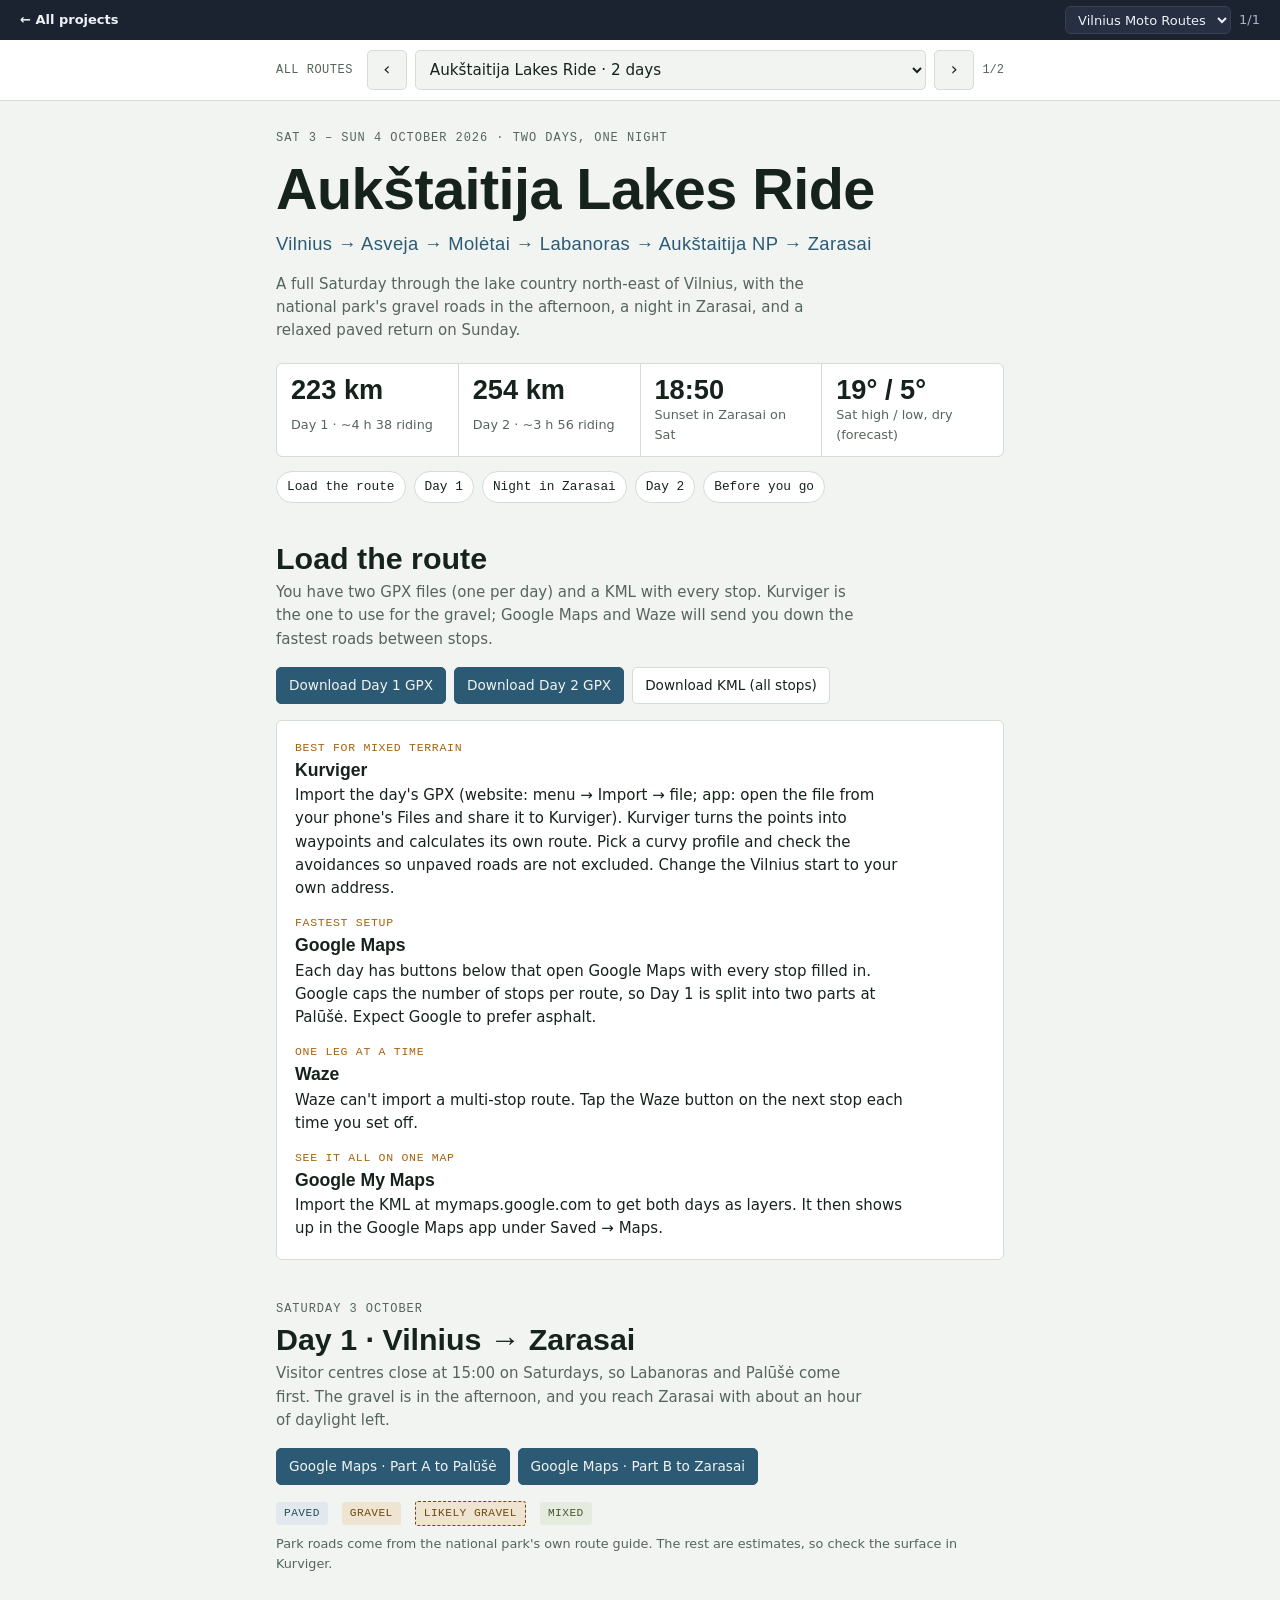
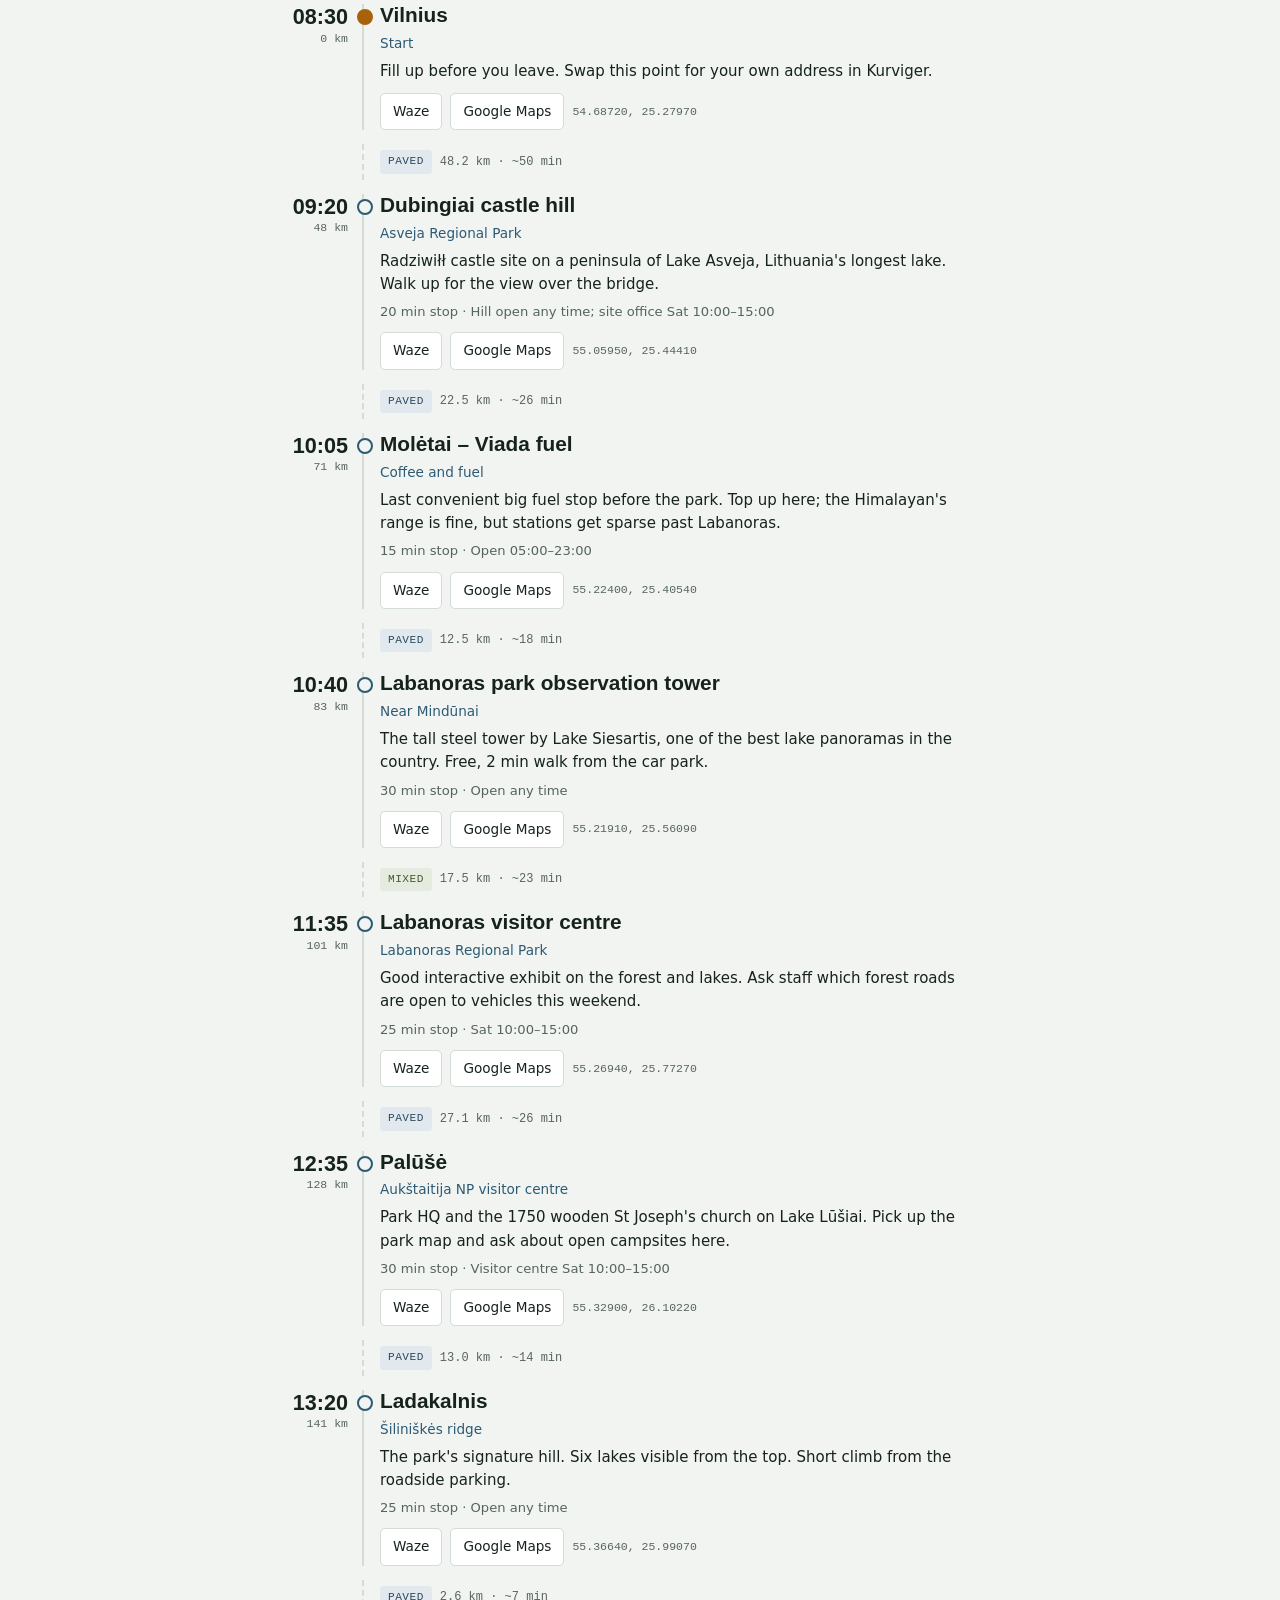
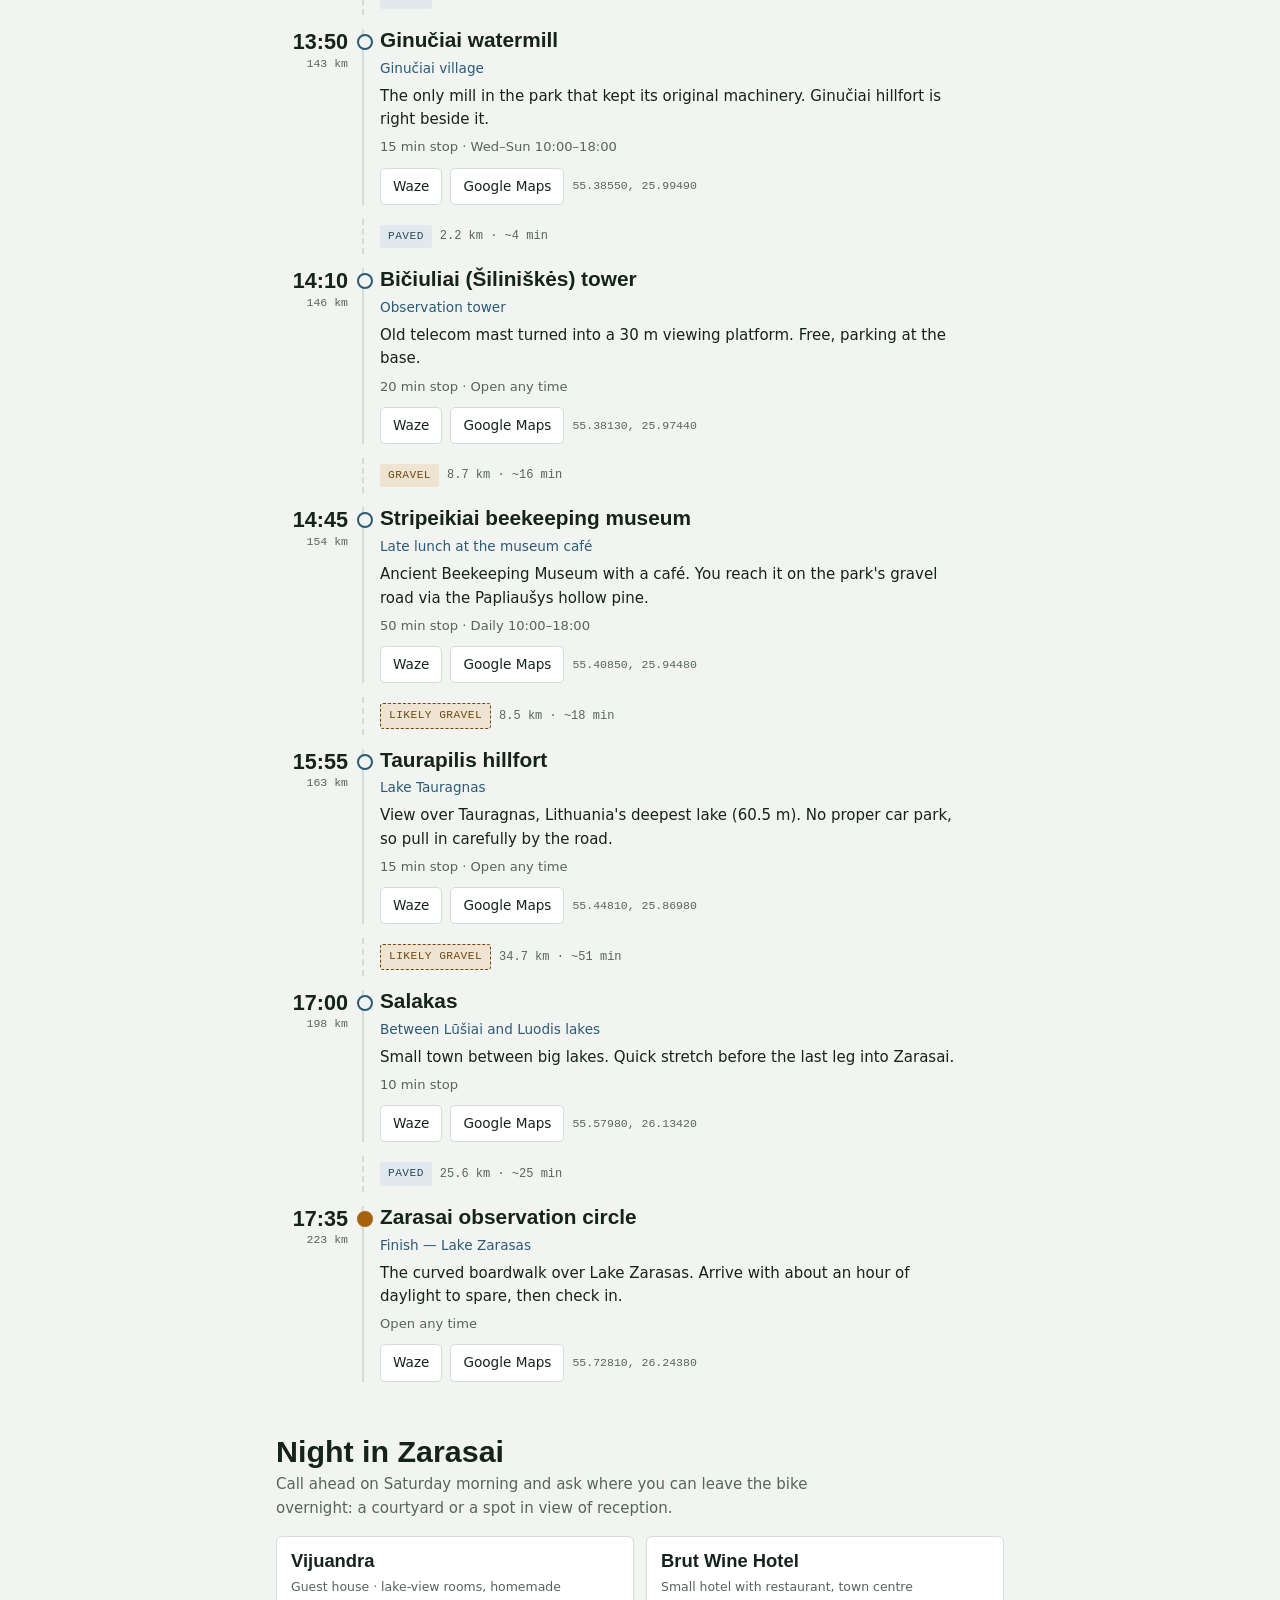
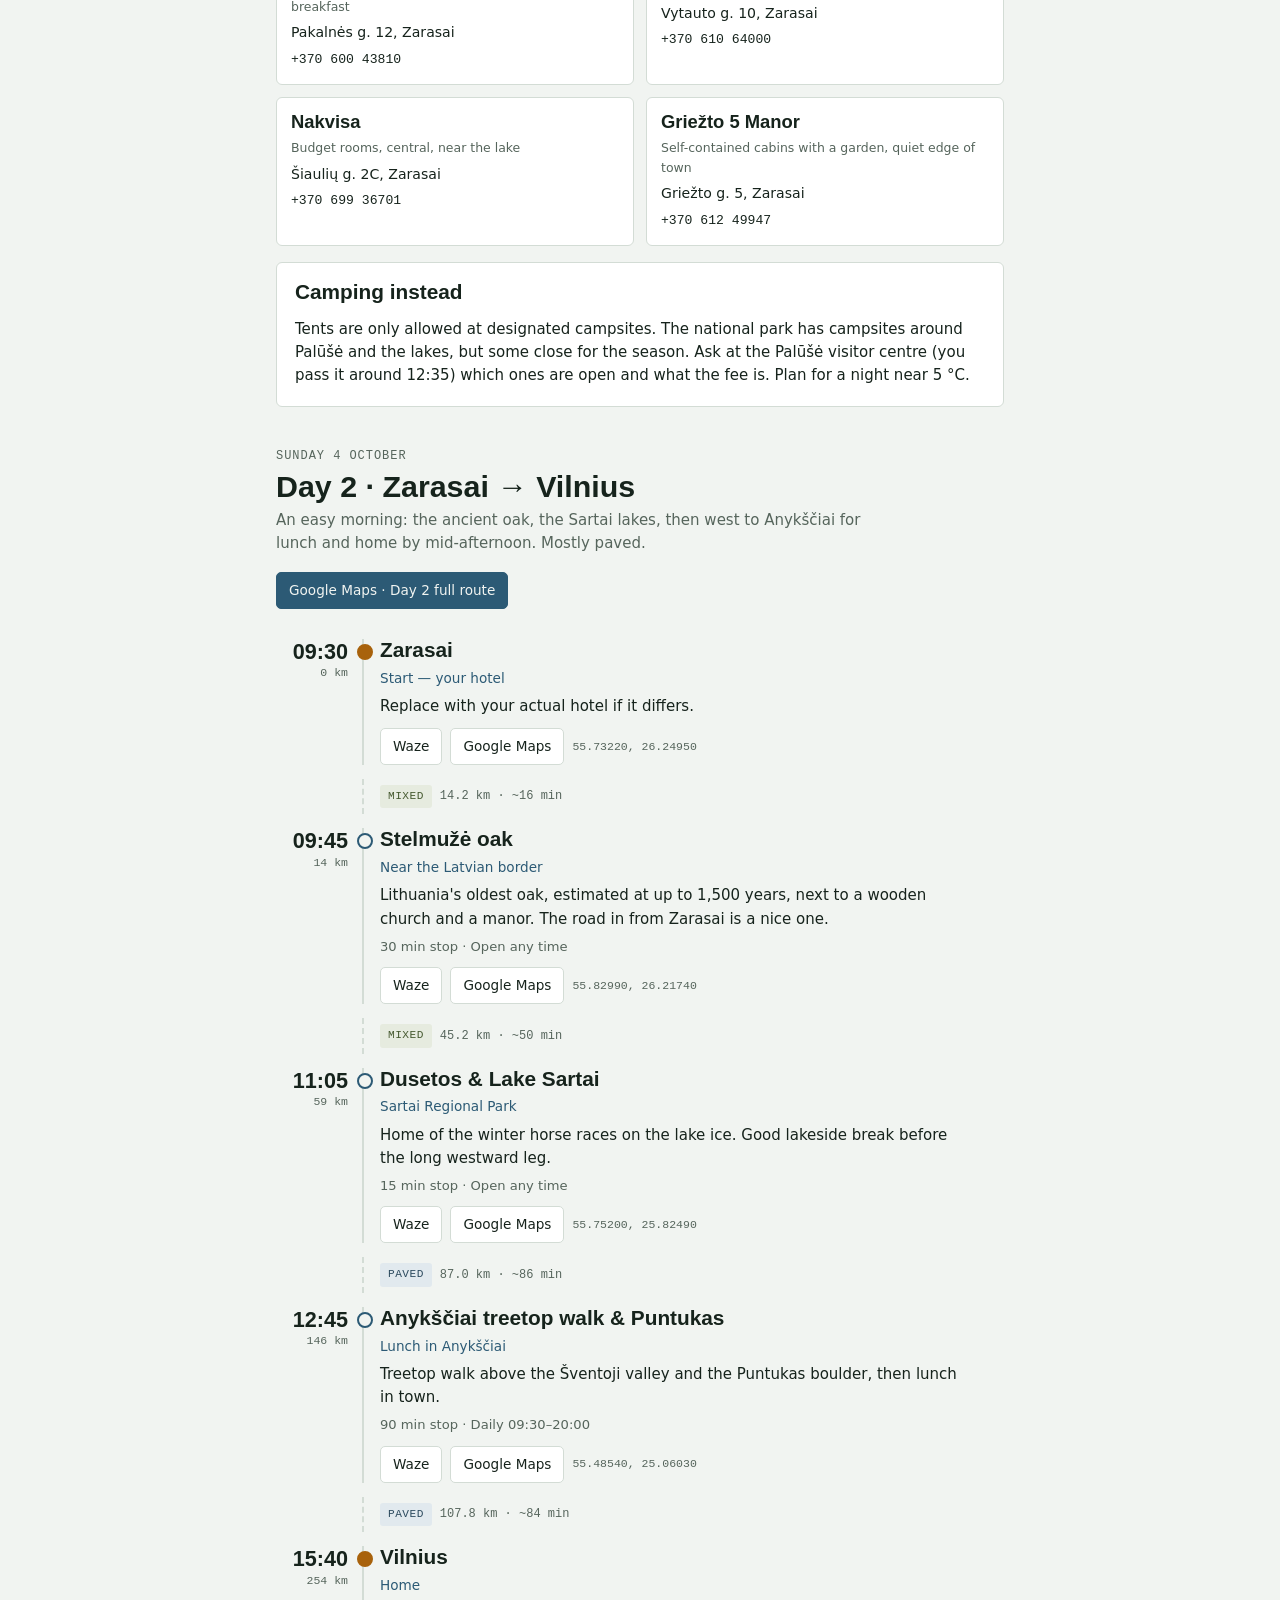
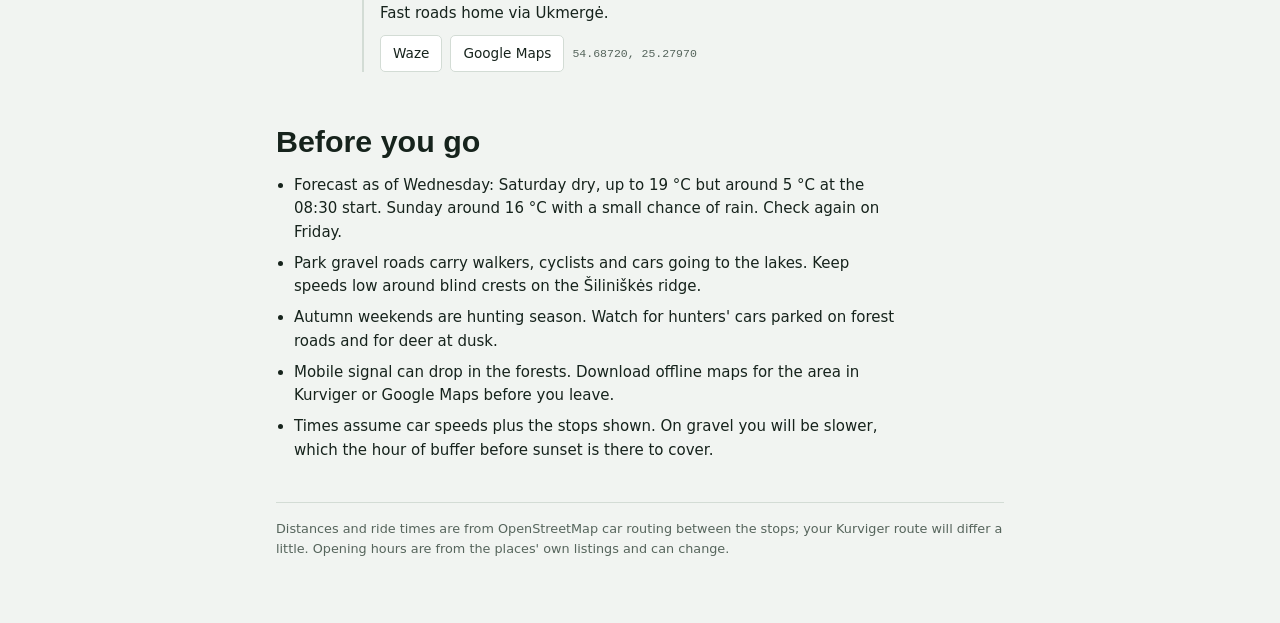
<file: moto-routes/routes/aukstaitija-lakes/index.html>
<!doctype html>
<html lang="en">
<head>
<meta charset="utf-8">
<meta http-equiv="Content-Security-Policy" content="default-src 'none'; script-src 'self'; style-src 'self' https://fonts.googleapis.com; font-src https://fonts.gstatic.com; img-src data:; connect-src 'self'; base-uri 'none'; form-action 'none'">
<meta name="referrer" content="no-referrer">
<meta name="viewport" content="width=device-width, initial-scale=1, viewport-fit=cover">
<title>Aukštaitija Lakes Ride</title>
<meta name="description" content="Two-day motorcycle ride from Vilnius through Labanoras and Aukštaitija National Park to Zarasai and back.">
<link rel="preconnect" href="https://fonts.googleapis.com">
<link rel="preconnect" href="https://fonts.gstatic.com" crossorigin>
<link rel="stylesheet" href="https://fonts.googleapis.com/css2?family=Barlow+Condensed:wght@500;600;700&family=IBM+Plex+Sans:wght@400;500;600&family=IBM+Plex+Mono:wght@400;500&display=swap">
<link rel="stylesheet" href="../../assets/site.css">
<script src="../../assets/site.js" defer></script>
<link rel="stylesheet" href="../../../hub/hub.css">
<script src="../../../hub/hub.js" defer></script>
</head>
<body data-route="aukstaitija-lakes" data-project="moto-routes">
<div id="hubbar"></div>
<div id="routebar"></div>
<div class="wrap">
  <header>
    <p class="eyebrow">Sat 3 – Sun 4 October 2026 · two days, one night</p>
    <h1>Aukštaitija Lakes Ride</h1>
    <p class="route-line">Vilnius → Asveja → Molėtai → Labanoras → Aukštaitija NP → Zarasai</p>
    <p class="lede">A full Saturday through the lake country north-east of Vilnius, with the national park's gravel roads in the afternoon, a night in Zarasai, and a relaxed paved return on Sunday.</p>
    <div class="stats">
      <div class="stat"><b>223 km</b><span>Day 1 · ~4 h 38 riding</span></div>
      <div class="stat"><b>254 km</b><span>Day 2 · ~3 h 56 riding</span></div>
      <div class="stat"><b>18:50</b><span>Sunset in Zarasai on Sat</span></div>
      <div class="stat"><b>19° / 5°</b><span>Sat high / low, dry (forecast)</span></div>
    </div>
    <nav class="jump" aria-label="Sections">
      <a href="#load">Load the route</a>
      <a href="#day1">Day 1</a>
      <a href="#sleep">Night in Zarasai</a>
      <a href="#day2">Day 2</a>
      <a href="#notes">Before you go</a>
    </nav>
  </header>

  <section id="load">
    <div class="sec-head">
      <h2>Load the route</h2>
      <p>You have two GPX files (one per day) and a KML with every stop. Kurviger is the one to use for the gravel; Google Maps and Waze will send you down the fastest roads between stops.</p>
    </div>
    <div data-route-downloads></div>
    <div class="panel howto">
      <div>
        <span class="tag">Best for mixed terrain</span>
        <h3>Kurviger</h3>
        <p>Import the day's GPX (website: menu → Import → file; app: open the file from your phone's Files and share it to Kurviger). Kurviger turns the points into waypoints and calculates its own route. Pick a curvy profile and check the avoidances so unpaved roads are not excluded. Change the Vilnius start to your own address.</p>
      </div>
      <div>
        <span class="tag">Fastest setup</span>
        <h3>Google Maps</h3>
        <p>Each day has buttons below that open Google Maps with every stop filled in. Google caps the number of stops per route, so Day 1 is split into two parts at Palūšė. Expect Google to prefer asphalt.</p>
      </div>
      <div>
        <span class="tag">One leg at a time</span>
        <h3>Waze</h3>
        <p>Waze can't import a multi-stop route. Tap the Waze button on the next stop each time you set off.</p>
      </div>
      <div>
        <span class="tag">See it all on one map</span>
        <h3>Google My Maps</h3>
        <p>Import the KML at mymaps.google.com to get both days as layers. It then shows up in the Google Maps app under Saved → Maps.</p>
      </div>
    </div>
  </section>

  <section id="day1">
    <div class="sec-head">
      <p class="eyebrow">Saturday 3 October</p>
      <h2>Day 1 · Vilnius → Zarasai</h2>
      <p>Visitor centres close at 15:00 on Saturdays, so Labanoras and Palūšė come first. The gravel is in the afternoon, and you reach Zarasai with about an hour of daylight left.</p>
    </div>
    <div class="gm-row">
      <a class="btn primary" href="https://www.google.com/maps/dir/?api=1&amp;origin=54.68720,25.27970&amp;destination=55.32900,26.10220&amp;travelmode=driving&amp;waypoints=55.05950,25.44410%7C55.22400,25.40540%7C55.21910,25.56090%7C55.26940,25.77270" target="_blank" rel="noopener">Google Maps · Part A to Palūšė</a>
      <a class="btn primary" href="https://www.google.com/maps/dir/?api=1&amp;origin=55.32900,26.10220&amp;destination=55.72810,26.24380&amp;travelmode=driving&amp;waypoints=55.36640,25.99070%7C55.38550,25.99490%7C55.38130,25.97440%7C55.40850,25.94480%7C55.44810,25.86980%7C55.57980,26.13420" target="_blank" rel="noopener">Google Maps · Part B to Zarasai</a>
    </div>
    <div class="legend">
      <span class="chip s-paved">Paved</span>
      <span class="chip s-gravel">Gravel</span>
      <span class="chip s-likely">Likely gravel</span>
      <span class="chip s-mixed">Mixed</span>
      <span>Park roads come from the national park's own route guide. The rest are estimates, so check the surface in Kurviger.</span>
    </div>
    <ol class="stops">

<li class="stop end">
  <div class="when"><span class="time">08:30</span><span class="odo">0 km</span></div>
  <div class="body">
    <h3>Vilnius</h3>
    <p class="sub">Start</p>
    <p class="note">Fill up before you leave. Swap this point for your own address in Kurviger.</p>
    
    <div class="nav">
      <a class="btn" href="https://waze.com/ul?ll=54.68720,25.27970&amp;navigate=yes" target="_blank" rel="noopener">Waze</a>
      <a class="btn" href="https://www.google.com/maps/search/?api=1&amp;query=54.68720,25.27970" target="_blank" rel="noopener">Google Maps</a>
      <span class="coord">54.68720, 25.27970</span>
    </div>
  </div>
</li>
<li class="leg" aria-hidden="false"><div class="leg-inner"><span class="chip s-paved">Paved</span><span class="legtxt">48.2 km · ~50 min</span></div></li>
<li class="stop">
  <div class="when"><span class="time">09:20</span><span class="odo">48 km</span></div>
  <div class="body">
    <h3>Dubingiai castle hill</h3>
    <p class="sub">Asveja Regional Park</p>
    <p class="note">Radziwiłł castle site on a peninsula of Lake Asveja, Lithuania&#x27;s longest lake. Walk up for the view over the bridge.</p>
    <p class="meta">20 min stop · Hill open any time; site office Sat 10:00–15:00</p>
    <div class="nav">
      <a class="btn" href="https://waze.com/ul?ll=55.05950,25.44410&amp;navigate=yes" target="_blank" rel="noopener">Waze</a>
      <a class="btn" href="https://www.google.com/maps/search/?api=1&amp;query=55.05950,25.44410" target="_blank" rel="noopener">Google Maps</a>
      <span class="coord">55.05950, 25.44410</span>
    </div>
  </div>
</li>
<li class="leg" aria-hidden="false"><div class="leg-inner"><span class="chip s-paved">Paved</span><span class="legtxt">22.5 km · ~26 min</span></div></li>
<li class="stop">
  <div class="when"><span class="time">10:05</span><span class="odo">71 km</span></div>
  <div class="body">
    <h3>Molėtai – Viada fuel</h3>
    <p class="sub">Coffee and fuel</p>
    <p class="note">Last convenient big fuel stop before the park. Top up here; the Himalayan&#x27;s range is fine, but stations get sparse past Labanoras.</p>
    <p class="meta">15 min stop · Open 05:00–23:00</p>
    <div class="nav">
      <a class="btn" href="https://waze.com/ul?ll=55.22400,25.40540&amp;navigate=yes" target="_blank" rel="noopener">Waze</a>
      <a class="btn" href="https://www.google.com/maps/search/?api=1&amp;query=55.22400,25.40540" target="_blank" rel="noopener">Google Maps</a>
      <span class="coord">55.22400, 25.40540</span>
    </div>
  </div>
</li>
<li class="leg" aria-hidden="false"><div class="leg-inner"><span class="chip s-paved">Paved</span><span class="legtxt">12.5 km · ~18 min</span></div></li>
<li class="stop">
  <div class="when"><span class="time">10:40</span><span class="odo">83 km</span></div>
  <div class="body">
    <h3>Labanoras park observation tower</h3>
    <p class="sub">Near Mindūnai</p>
    <p class="note">The tall steel tower by Lake Siesartis, one of the best lake panoramas in the country. Free, 2 min walk from the car park.</p>
    <p class="meta">30 min stop · Open any time</p>
    <div class="nav">
      <a class="btn" href="https://waze.com/ul?ll=55.21910,25.56090&amp;navigate=yes" target="_blank" rel="noopener">Waze</a>
      <a class="btn" href="https://www.google.com/maps/search/?api=1&amp;query=55.21910,25.56090" target="_blank" rel="noopener">Google Maps</a>
      <span class="coord">55.21910, 25.56090</span>
    </div>
  </div>
</li>
<li class="leg" aria-hidden="false"><div class="leg-inner"><span class="chip s-mixed">Mixed</span><span class="legtxt">17.5 km · ~23 min</span></div></li>
<li class="stop">
  <div class="when"><span class="time">11:35</span><span class="odo">101 km</span></div>
  <div class="body">
    <h3>Labanoras visitor centre</h3>
    <p class="sub">Labanoras Regional Park</p>
    <p class="note">Good interactive exhibit on the forest and lakes. Ask staff which forest roads are open to vehicles this weekend.</p>
    <p class="meta">25 min stop · Sat 10:00–15:00</p>
    <div class="nav">
      <a class="btn" href="https://waze.com/ul?ll=55.26940,25.77270&amp;navigate=yes" target="_blank" rel="noopener">Waze</a>
      <a class="btn" href="https://www.google.com/maps/search/?api=1&amp;query=55.26940,25.77270" target="_blank" rel="noopener">Google Maps</a>
      <span class="coord">55.26940, 25.77270</span>
    </div>
  </div>
</li>
<li class="leg" aria-hidden="false"><div class="leg-inner"><span class="chip s-paved">Paved</span><span class="legtxt">27.1 km · ~26 min</span></div></li>
<li class="stop">
  <div class="when"><span class="time">12:35</span><span class="odo">128 km</span></div>
  <div class="body">
    <h3>Palūšė</h3>
    <p class="sub">Aukštaitija NP visitor centre</p>
    <p class="note">Park HQ and the 1750 wooden St Joseph&#x27;s church on Lake Lūšiai. Pick up the park map and ask about open campsites here.</p>
    <p class="meta">30 min stop · Visitor centre Sat 10:00–15:00</p>
    <div class="nav">
      <a class="btn" href="https://waze.com/ul?ll=55.32900,26.10220&amp;navigate=yes" target="_blank" rel="noopener">Waze</a>
      <a class="btn" href="https://www.google.com/maps/search/?api=1&amp;query=55.32900,26.10220" target="_blank" rel="noopener">Google Maps</a>
      <span class="coord">55.32900, 26.10220</span>
    </div>
  </div>
</li>
<li class="leg" aria-hidden="false"><div class="leg-inner"><span class="chip s-paved">Paved</span><span class="legtxt">13.0 km · ~14 min</span></div></li>
<li class="stop">
  <div class="when"><span class="time">13:20</span><span class="odo">141 km</span></div>
  <div class="body">
    <h3>Ladakalnis</h3>
    <p class="sub">Šiliniškės ridge</p>
    <p class="note">The park&#x27;s signature hill. Six lakes visible from the top. Short climb from the roadside parking.</p>
    <p class="meta">25 min stop · Open any time</p>
    <div class="nav">
      <a class="btn" href="https://waze.com/ul?ll=55.36640,25.99070&amp;navigate=yes" target="_blank" rel="noopener">Waze</a>
      <a class="btn" href="https://www.google.com/maps/search/?api=1&amp;query=55.36640,25.99070" target="_blank" rel="noopener">Google Maps</a>
      <span class="coord">55.36640, 25.99070</span>
    </div>
  </div>
</li>
<li class="leg" aria-hidden="false"><div class="leg-inner"><span class="chip s-paved">Paved</span><span class="legtxt">2.6 km · ~7 min</span></div></li>
<li class="stop">
  <div class="when"><span class="time">13:50</span><span class="odo">143 km</span></div>
  <div class="body">
    <h3>Ginučiai watermill</h3>
    <p class="sub">Ginučiai village</p>
    <p class="note">The only mill in the park that kept its original machinery. Ginučiai hillfort is right beside it.</p>
    <p class="meta">15 min stop · Wed–Sun 10:00–18:00</p>
    <div class="nav">
      <a class="btn" href="https://waze.com/ul?ll=55.38550,25.99490&amp;navigate=yes" target="_blank" rel="noopener">Waze</a>
      <a class="btn" href="https://www.google.com/maps/search/?api=1&amp;query=55.38550,25.99490" target="_blank" rel="noopener">Google Maps</a>
      <span class="coord">55.38550, 25.99490</span>
    </div>
  </div>
</li>
<li class="leg" aria-hidden="false"><div class="leg-inner"><span class="chip s-paved">Paved</span><span class="legtxt">2.2 km · ~4 min</span></div></li>
<li class="stop">
  <div class="when"><span class="time">14:10</span><span class="odo">146 km</span></div>
  <div class="body">
    <h3>Bičiuliai (Šiliniškės) tower</h3>
    <p class="sub">Observation tower</p>
    <p class="note">Old telecom mast turned into a 30 m viewing platform. Free, parking at the base.</p>
    <p class="meta">20 min stop · Open any time</p>
    <div class="nav">
      <a class="btn" href="https://waze.com/ul?ll=55.38130,25.97440&amp;navigate=yes" target="_blank" rel="noopener">Waze</a>
      <a class="btn" href="https://www.google.com/maps/search/?api=1&amp;query=55.38130,25.97440" target="_blank" rel="noopener">Google Maps</a>
      <span class="coord">55.38130, 25.97440</span>
    </div>
  </div>
</li>
<li class="leg" aria-hidden="false"><div class="leg-inner"><span class="chip s-gravel">Gravel</span><span class="legtxt">8.7 km · ~16 min</span></div></li>
<li class="stop">
  <div class="when"><span class="time">14:45</span><span class="odo">154 km</span></div>
  <div class="body">
    <h3>Stripeikiai beekeeping museum</h3>
    <p class="sub">Late lunch at the museum café</p>
    <p class="note">Ancient Beekeeping Museum with a café. You reach it on the park&#x27;s gravel road via the Papliaušys hollow pine.</p>
    <p class="meta">50 min stop · Daily 10:00–18:00</p>
    <div class="nav">
      <a class="btn" href="https://waze.com/ul?ll=55.40850,25.94480&amp;navigate=yes" target="_blank" rel="noopener">Waze</a>
      <a class="btn" href="https://www.google.com/maps/search/?api=1&amp;query=55.40850,25.94480" target="_blank" rel="noopener">Google Maps</a>
      <span class="coord">55.40850, 25.94480</span>
    </div>
  </div>
</li>
<li class="leg" aria-hidden="false"><div class="leg-inner"><span class="chip s-likely">Likely gravel</span><span class="legtxt">8.5 km · ~18 min</span></div></li>
<li class="stop">
  <div class="when"><span class="time">15:55</span><span class="odo">163 km</span></div>
  <div class="body">
    <h3>Taurapilis hillfort</h3>
    <p class="sub">Lake Tauragnas</p>
    <p class="note">View over Tauragnas, Lithuania&#x27;s deepest lake (60.5 m). No proper car park, so pull in carefully by the road.</p>
    <p class="meta">15 min stop · Open any time</p>
    <div class="nav">
      <a class="btn" href="https://waze.com/ul?ll=55.44810,25.86980&amp;navigate=yes" target="_blank" rel="noopener">Waze</a>
      <a class="btn" href="https://www.google.com/maps/search/?api=1&amp;query=55.44810,25.86980" target="_blank" rel="noopener">Google Maps</a>
      <span class="coord">55.44810, 25.86980</span>
    </div>
  </div>
</li>
<li class="leg" aria-hidden="false"><div class="leg-inner"><span class="chip s-likely">Likely gravel</span><span class="legtxt">34.7 km · ~51 min</span></div></li>
<li class="stop">
  <div class="when"><span class="time">17:00</span><span class="odo">198 km</span></div>
  <div class="body">
    <h3>Salakas</h3>
    <p class="sub">Between Lūšiai and Luodis lakes</p>
    <p class="note">Small town between big lakes. Quick stretch before the last leg into Zarasai.</p>
    <p class="meta">10 min stop</p>
    <div class="nav">
      <a class="btn" href="https://waze.com/ul?ll=55.57980,26.13420&amp;navigate=yes" target="_blank" rel="noopener">Waze</a>
      <a class="btn" href="https://www.google.com/maps/search/?api=1&amp;query=55.57980,26.13420" target="_blank" rel="noopener">Google Maps</a>
      <span class="coord">55.57980, 26.13420</span>
    </div>
  </div>
</li>
<li class="leg" aria-hidden="false"><div class="leg-inner"><span class="chip s-paved">Paved</span><span class="legtxt">25.6 km · ~25 min</span></div></li>
<li class="stop end">
  <div class="when"><span class="time">17:35</span><span class="odo">223 km</span></div>
  <div class="body">
    <h3>Zarasai observation circle</h3>
    <p class="sub">Finish — Lake Zarasas</p>
    <p class="note">The curved boardwalk over Lake Zarasas. Arrive with about an hour of daylight to spare, then check in.</p>
    <p class="meta">Open any time</p>
    <div class="nav">
      <a class="btn" href="https://waze.com/ul?ll=55.72810,26.24380&amp;navigate=yes" target="_blank" rel="noopener">Waze</a>
      <a class="btn" href="https://www.google.com/maps/search/?api=1&amp;query=55.72810,26.24380" target="_blank" rel="noopener">Google Maps</a>
      <span class="coord">55.72810, 26.24380</span>
    </div>
  </div>
</li>
    </ol>
  </section>

  <section id="sleep">
    <div class="sec-head">
      <h2>Night in Zarasai</h2>
      <p>Call ahead on Saturday morning and ask where you can leave the bike overnight: a courtyard or a spot in view of reception.</p>
    </div>
    <div class="sleep">
      <div class="place">
        <h3>Vijuandra</h3>
        <p class="kind">Guest house · lake-view rooms, homemade breakfast</p>
        <p>Pakalnės g. 12, Zarasai</p>
        <p class="phone">+370 600 43810</p>
      </div>
      <div class="place">
        <h3>Brut Wine Hotel</h3>
        <p class="kind">Small hotel with restaurant, town centre</p>
        <p>Vytauto g. 10, Zarasai</p>
        <p class="phone">+370 610 64000</p>
      </div>
      <div class="place">
        <h3>Nakvisa</h3>
        <p class="kind">Budget rooms, central, near the lake</p>
        <p>Šiaulių g. 2C, Zarasai</p>
        <p class="phone">+370 699 36701</p>
      </div>
      <div class="place">
        <h3>Griežto 5 Manor</h3>
        <p class="kind">Self-contained cabins with a garden, quiet edge of town</p>
        <p>Griežto g. 5, Zarasai</p>
        <p class="phone">+370 612 49947</p>
      </div>
    </div>
    <div class="panel">
      <h3>Camping instead</h3>
      <p>Tents are only allowed at designated campsites. The national park has campsites around Palūšė and the lakes, but some close for the season. Ask at the Palūšė visitor centre (you pass it around 12:35) which ones are open and what the fee is. Plan for a night near 5 °C.</p>
    </div>
  </section>

  <section id="day2">
    <div class="sec-head">
      <p class="eyebrow">Sunday 4 October</p>
      <h2>Day 2 · Zarasai → Vilnius</h2>
      <p>An easy morning: the ancient oak, the Sartai lakes, then west to Anykščiai for lunch and home by mid-afternoon. Mostly paved.</p>
    </div>
    <div class="gm-row">
      <a class="btn primary" href="https://www.google.com/maps/dir/?api=1&amp;origin=55.73220,26.24950&amp;destination=54.68720,25.27970&amp;travelmode=driving&amp;waypoints=55.82990,26.21740%7C55.75200,25.82490%7C55.48540,25.06030" target="_blank" rel="noopener">Google Maps · Day 2 full route</a>
    </div>
    <ol class="stops">

<li class="stop end">
  <div class="when"><span class="time">09:30</span><span class="odo">0 km</span></div>
  <div class="body">
    <h3>Zarasai</h3>
    <p class="sub">Start — your hotel</p>
    <p class="note">Replace with your actual hotel if it differs.</p>
    
    <div class="nav">
      <a class="btn" href="https://waze.com/ul?ll=55.73220,26.24950&amp;navigate=yes" target="_blank" rel="noopener">Waze</a>
      <a class="btn" href="https://www.google.com/maps/search/?api=1&amp;query=55.73220,26.24950" target="_blank" rel="noopener">Google Maps</a>
      <span class="coord">55.73220, 26.24950</span>
    </div>
  </div>
</li>
<li class="leg" aria-hidden="false"><div class="leg-inner"><span class="chip s-mixed">Mixed</span><span class="legtxt">14.2 km · ~16 min</span></div></li>
<li class="stop">
  <div class="when"><span class="time">09:45</span><span class="odo">14 km</span></div>
  <div class="body">
    <h3>Stelmužė oak</h3>
    <p class="sub">Near the Latvian border</p>
    <p class="note">Lithuania&#x27;s oldest oak, estimated at up to 1,500 years, next to a wooden church and a manor. The road in from Zarasai is a nice one.</p>
    <p class="meta">30 min stop · Open any time</p>
    <div class="nav">
      <a class="btn" href="https://waze.com/ul?ll=55.82990,26.21740&amp;navigate=yes" target="_blank" rel="noopener">Waze</a>
      <a class="btn" href="https://www.google.com/maps/search/?api=1&amp;query=55.82990,26.21740" target="_blank" rel="noopener">Google Maps</a>
      <span class="coord">55.82990, 26.21740</span>
    </div>
  </div>
</li>
<li class="leg" aria-hidden="false"><div class="leg-inner"><span class="chip s-mixed">Mixed</span><span class="legtxt">45.2 km · ~50 min</span></div></li>
<li class="stop">
  <div class="when"><span class="time">11:05</span><span class="odo">59 km</span></div>
  <div class="body">
    <h3>Dusetos &amp; Lake Sartai</h3>
    <p class="sub">Sartai Regional Park</p>
    <p class="note">Home of the winter horse races on the lake ice. Good lakeside break before the long westward leg.</p>
    <p class="meta">15 min stop · Open any time</p>
    <div class="nav">
      <a class="btn" href="https://waze.com/ul?ll=55.75200,25.82490&amp;navigate=yes" target="_blank" rel="noopener">Waze</a>
      <a class="btn" href="https://www.google.com/maps/search/?api=1&amp;query=55.75200,25.82490" target="_blank" rel="noopener">Google Maps</a>
      <span class="coord">55.75200, 25.82490</span>
    </div>
  </div>
</li>
<li class="leg" aria-hidden="false"><div class="leg-inner"><span class="chip s-paved">Paved</span><span class="legtxt">87.0 km · ~86 min</span></div></li>
<li class="stop">
  <div class="when"><span class="time">12:45</span><span class="odo">146 km</span></div>
  <div class="body">
    <h3>Anykščiai treetop walk &amp; Puntukas</h3>
    <p class="sub">Lunch in Anykščiai</p>
    <p class="note">Treetop walk above the Šventoji valley and the Puntukas boulder, then lunch in town.</p>
    <p class="meta">90 min stop · Daily 09:30–20:00</p>
    <div class="nav">
      <a class="btn" href="https://waze.com/ul?ll=55.48540,25.06030&amp;navigate=yes" target="_blank" rel="noopener">Waze</a>
      <a class="btn" href="https://www.google.com/maps/search/?api=1&amp;query=55.48540,25.06030" target="_blank" rel="noopener">Google Maps</a>
      <span class="coord">55.48540, 25.06030</span>
    </div>
  </div>
</li>
<li class="leg" aria-hidden="false"><div class="leg-inner"><span class="chip s-paved">Paved</span><span class="legtxt">107.8 km · ~84 min</span></div></li>
<li class="stop end">
  <div class="when"><span class="time">15:40</span><span class="odo">254 km</span></div>
  <div class="body">
    <h3>Vilnius</h3>
    <p class="sub">Home</p>
    <p class="note">Fast roads home via Ukmergė.</p>
    
    <div class="nav">
      <a class="btn" href="https://waze.com/ul?ll=54.68720,25.27970&amp;navigate=yes" target="_blank" rel="noopener">Waze</a>
      <a class="btn" href="https://www.google.com/maps/search/?api=1&amp;query=54.68720,25.27970" target="_blank" rel="noopener">Google Maps</a>
      <span class="coord">54.68720, 25.27970</span>
    </div>
  </div>
</li>
    </ol>
  </section>

  <section id="notes">
    <div class="sec-head"><h2>Before you go</h2></div>
    <ul class="notes">
      <li>Forecast as of Wednesday: Saturday dry, up to 19 °C but around 5 °C at the 08:30 start. Sunday around 16 °C with a small chance of rain. Check again on Friday.</li>
      <li>Park gravel roads carry walkers, cyclists and cars going to the lakes. Keep speeds low around blind crests on the Šiliniškės ridge.</li>
      <li>Autumn weekends are hunting season. Watch for hunters' cars parked on forest roads and for deer at dusk.</li>
      <li>Mobile signal can drop in the forests. Download offline maps for the area in Kurviger or Google Maps before you leave.</li>
      <li>Times assume car speeds plus the stops shown. On gravel you will be slower, which the hour of buffer before sunset is there to cover.</li>
    </ul>
  </section>

  <footer>
    <p>Distances and ride times are from OpenStreetMap car routing between the stops; your Kurviger route will differ a little. Opening hours are from the places' own listings and can change.</p>
  </footer>
</div>
</body>
</html>
</file>
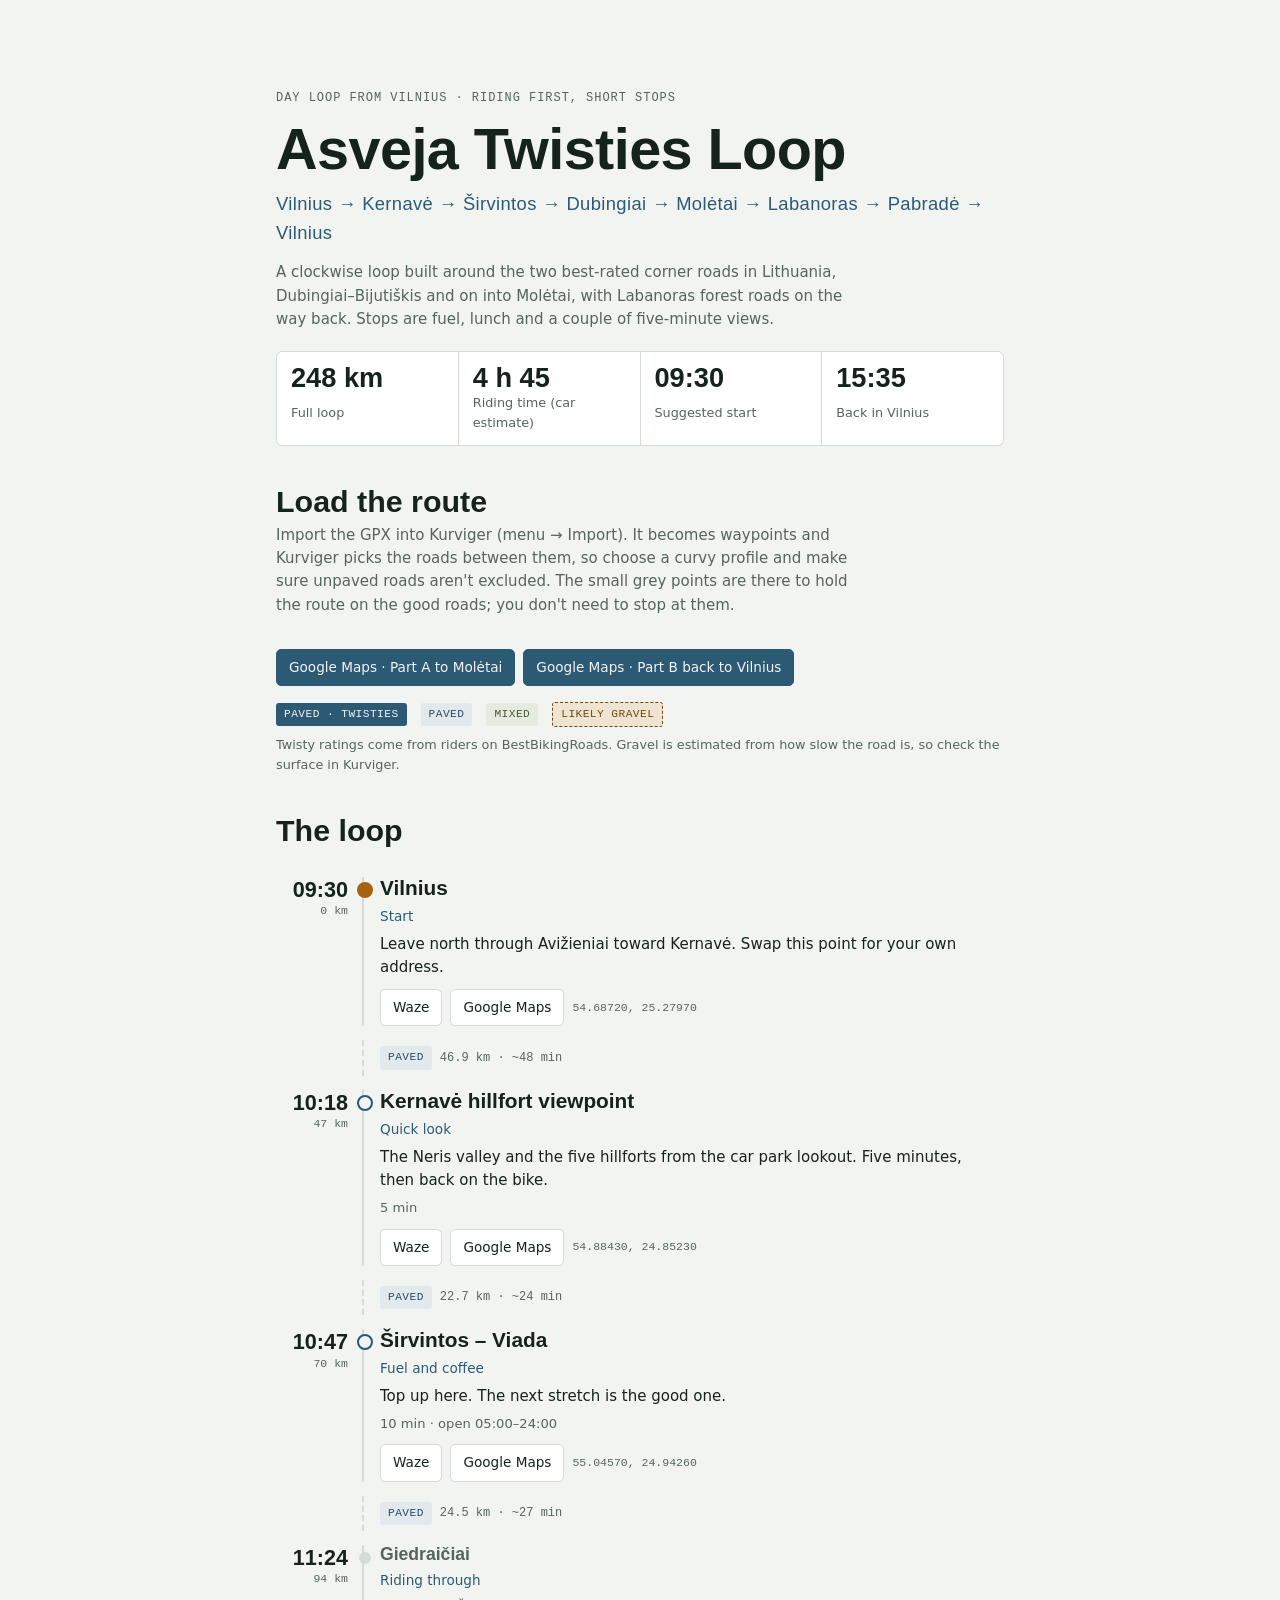
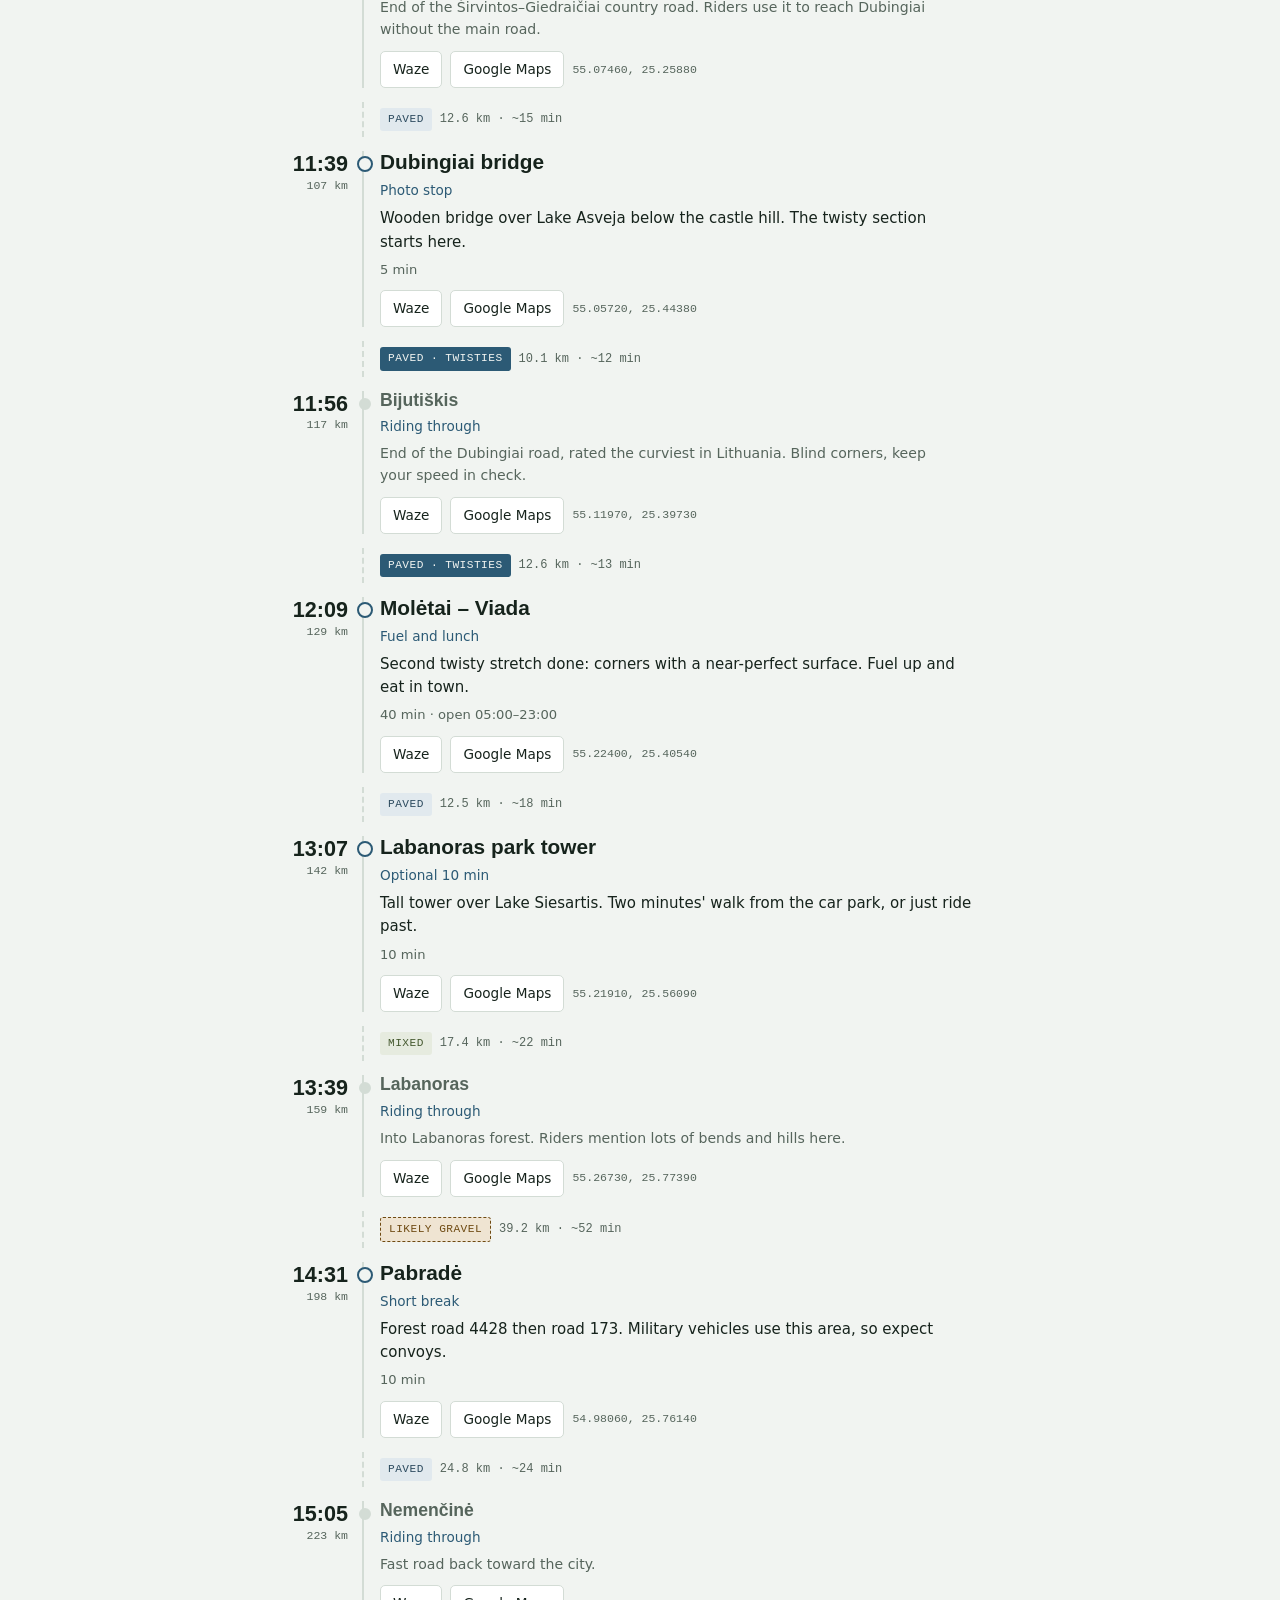
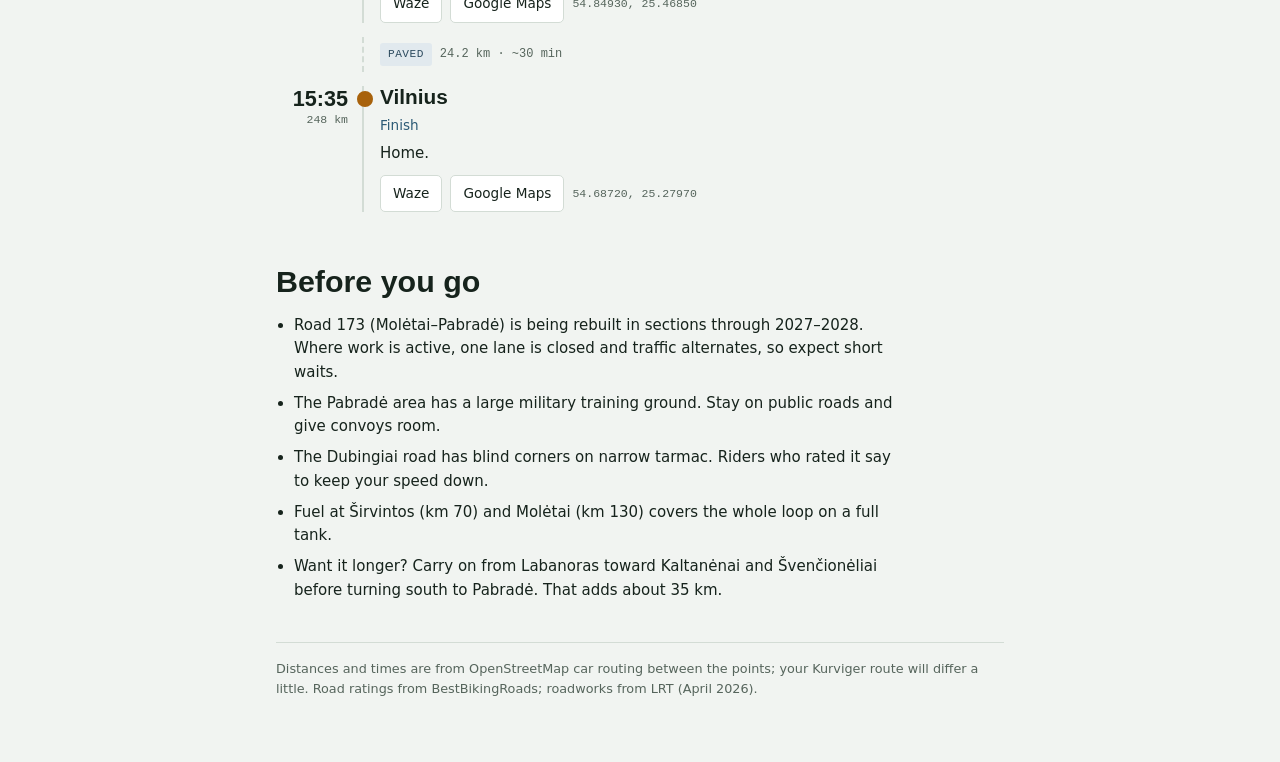
<file: asveja-loop.html>
<!doctype html>
<html lang="en"><head><meta charset="utf-8">
<meta http-equiv="Content-Security-Policy" content="default-src 'none'; base-uri 'none'; form-action 'none'">
<title>Asveja Twisties Loop</title>
<meta http-equiv="refresh" content="0; url=moto-routes/routes/asveja-loop/">
<link rel="canonical" href="moto-routes/routes/asveja-loop/">
</head><body><p>This page has moved to <a href="moto-routes/routes/asveja-loop/">moto-routes/routes/asveja-loop/</a>.</p></body></html>
</file>
<file: hub/hub.css>
/* Project hub: shared styles.
 * Two parts: the project bar that every project page shows at the top (.hubbar),
 * and the home page (body.hub). The bar carries its own colours so it looks the
 * same on any project, whatever that project's stylesheet does. */
.hubbar {
  --hb-bg: #1b2330; --hb-ink: #eef2f8; --hb-muted: #a9b4c6; --hb-line: #364154; --hb-field: #263042;
  background: var(--hb-bg); color: var(--hb-ink);
  font: 500 13px/1.3 "IBM Plex Sans", system-ui, -apple-system, "Segoe UI", sans-serif;
}
.hubbar * { box-sizing: border-box; }
.hubbar-in { display: flex; align-items: center; gap: 8px; padding: 6px 20px; }
.hubbar a { color: var(--hb-ink); text-decoration: none; }
.hubbar .hb-home { font-weight: 600; white-space: nowrap; margin-right: auto; padding: 4px 0; }
.hubbar .hb-home:hover { text-decoration: underline; }
.hubbar .hb-cyc { display: inline-flex; align-items: center; justify-content: center; width: 28px; height: 28px; border: 1px solid var(--hb-line); border-radius: 6px; font-size: 16px; line-height: 1; }
.hubbar .hb-cyc:hover { background: var(--hb-field); }
.hubbar select { font: inherit; color: var(--hb-ink); background: var(--hb-field); border: 1px solid var(--hb-line); border-radius: 6px; height: 28px; padding: 0 8px; min-width: 0; max-width: 46vw; }
.hubbar .hb-count { color: var(--hb-muted); font-variant-numeric: tabular-nums; }
.hubbar a:focus-visible, .hubbar select:focus-visible { outline: 2px solid #8fb6ff; outline-offset: 2px; }

/* ---------- home page ---------- */
body.hub {
  /* layout: one index column, projects as numbered ledger rows rather than cards.
     Tokens are set on body.hub, not :root, so they never leak into a project's own palette. */
  --bg: #f3f4f1; --surface: #ffffff; --ink: #1a2029; --muted: #5d6673; --line: #d5d9d2; --accent: #b3421f;
  --f-body: "IBM Plex Sans", system-ui, -apple-system, "Segoe UI", sans-serif;
  --f-mono: "IBM Plex Mono", ui-monospace, "SFMono-Regular", Menlo, monospace;
}
@media (prefers-color-scheme: dark) {
  :root:not([data-theme="light"]) body.hub { --bg: #12151a; --surface: #1a1f27; --ink: #e8ebf0; --muted: #9aa4b2; --line: #2c3440; --accent: #f08a5d; color-scheme: dark; }
}
:root[data-theme="dark"] body.hub { --bg: #12151a; --surface: #1a1f27; --ink: #e8ebf0; --muted: #9aa4b2; --line: #2c3440; --accent: #f08a5d; color-scheme: dark; }
body.hub { margin: 0; background: var(--bg); color: var(--ink); font: 16px/1.55 var(--f-body); }
body.hub * { box-sizing: border-box; }
.hub-wrap { max-width: 860px; margin: 0 auto; padding: 48px 20px 64px; }
.hub-eyebrow { font: 500 13px/1.4 var(--f-mono); color: var(--muted); margin: 0 0 6px; }
.hub-wrap h1 { font: 600 34px/1.15 var(--f-body); letter-spacing: -.01em; margin: 0 0 10px; text-wrap: balance; }
.hub-lede { color: var(--muted); max-width: 60ch; margin: 0 0 30px; }
.hub-list { list-style: none; margin: 0; padding: 0; border-top: 2px solid var(--ink); }
.hub-row { display: grid; grid-template-columns: 44px minmax(0, 1fr) auto; gap: 4px 16px; align-items: baseline; padding: 18px 6px; border-bottom: 1px solid var(--line); color: inherit; text-decoration: none; }
.hub-row:hover { background: var(--surface); }
.hub-row:focus-visible { outline: 2px solid var(--accent); outline-offset: 2px; }
.hub-no { font: 500 13px/1.6 var(--f-mono); color: var(--accent); }
.hub-row h2 { font: 600 20px/1.3 var(--f-body); margin: 0; }
.hub-kind { font: 400 13px/1.4 var(--f-mono); color: var(--muted); white-space: nowrap; }
.hub-sum { grid-column: 2 / -1; margin: 2px 0 6px; color: var(--muted); max-width: 64ch; }
.hub-tags { grid-column: 2 / -1; display: flex; flex-wrap: wrap; gap: 6px; }
.hub-tag { font: 400 12px/1.5 var(--f-mono); border: 1px solid var(--line); border-radius: 999px; padding: 0 9px; color: var(--muted); }
.hub-open { font-weight: 600; color: var(--accent); margin-left: auto; }
.hub-foot { margin-top: 28px; color: var(--muted); font-size: 14px; }
.hub-foot a { color: inherit; }
.hub-error { padding: 18px 6px; color: var(--muted); }
@media (max-width: 520px) {
  .hub-wrap { padding: 32px 16px 48px; }
  .hub-row { grid-template-columns: 30px minmax(0, 1fr); }
  .hub-kind { grid-column: 2; }
  .hub-wrap h1 { font-size: 28px; }
}
</file>
<file: moto-routes/assets/site.css>
/* Ride pages: shared styles. Colour tokens first; both themes are defined here. */
/* Layout: one phone-first column read like a road book: odometer + clock on the left rail, stop on the right, surface chips on the legs between. */
:root {
  --bg: #f1f4f1;
  --surface: #ffffff;
  --ink: #16231c;
  --muted: #56655c;
  --line: #d3dcd5;
  --lake: #2c5a75;
  --leaf: #a8620c;
  --gravel-bg: #efe4d2;
  --gravel-fg: #6e4a12;
  --paved-bg: #e1e9ee;
  --paved-fg: #2c4a5e;
  --mixed-bg: #e6ebdf;
  --mixed-fg: #45592f;
  --f-display: "Barlow Condensed", "Arial Narrow", "Roboto Condensed", sans-serif;
  --f-body: "IBM Plex Sans", system-ui, -apple-system, "Segoe UI", sans-serif;
  --f-mono: "IBM Plex Mono", ui-monospace, "SFMono-Regular", Menlo, monospace;
}
@media (prefers-color-scheme: dark) {
  :root:not([data-theme="light"]) {
    --bg: #0f1512; --surface: #161f1a; --ink: #e3ebe5; --muted: #98a79e; --line: #2b3831;
    --lake: #86b6d2; --leaf: #e2a44f;
    --gravel-bg: #3a2c16; --gravel-fg: #efcf98; --paved-bg: #1d2d38; --paved-fg: #aecde0;
    --mixed-bg: #25301d; --mixed-fg: #c3d6a6;
    color-scheme: dark;
  }
}
:root[data-theme="dark"] {
  --bg: #0f1512; --surface: #161f1a; --ink: #e3ebe5; --muted: #98a79e; --line: #2b3831;
  --lake: #86b6d2; --leaf: #e2a44f;
  --gravel-bg: #3a2c16; --gravel-fg: #efcf98; --paved-bg: #1d2d38; --paved-fg: #aecde0;
  --mixed-bg: #25301d; --mixed-fg: #c3d6a6;
  color-scheme: dark;
}
* { box-sizing: border-box; }
body { margin: 0; background: var(--bg); color: var(--ink); font-family: var(--f-body); font-size: 15px; line-height: 1.55; }
.wrap { max-width: 760px; margin: 0 auto; padding-inline: 16px; padding-block: 28px 64px; display: grid; gap: 40px; }
a { color: var(--lake); }
a:focus-visible, .btn:focus-visible { outline: 2px solid var(--leaf); outline-offset: 2px; }
h1, h2, h3 { font-family: var(--f-display); text-wrap: balance; margin: 0; }
h1 { font-size: clamp(2.4rem, 8vw, 3.6rem); font-weight: 700; line-height: .95; letter-spacing: -.01em; }
h2 { font-size: 1.9rem; font-weight: 600; line-height: 1.05; }
h3 { font-size: 1.3rem; font-weight: 600; line-height: 1.1; }
p { margin: 0; }
.eyebrow { font-family: var(--f-mono); font-size: .75rem; letter-spacing: .08em; text-transform: uppercase; color: var(--muted); }

header { display: grid; gap: 14px; }
header .lede { color: var(--muted); max-width: 60ch; }
.route-line { font-family: var(--f-display); font-size: 1.15rem; font-weight: 500; color: var(--lake); letter-spacing: .02em; }
.stats { display: grid; grid-template-columns: repeat(4, minmax(0, 1fr)); gap: 1px; background: var(--line); border: 1px solid var(--line); border-radius: 6px; overflow: hidden; margin-top: 6px; }
.stat { background: var(--surface); padding: 12px 14px; display: grid; gap: 2px; min-width: 0; }
.stat b { font-family: var(--f-display); font-size: 1.7rem; font-weight: 600; line-height: 1; font-variant-numeric: tabular-nums; }
.stat span { font-size: .8rem; color: var(--muted); }
@media (max-width: 560px) { .stats { grid-template-columns: repeat(2, minmax(0, 1fr)); } }

.jump { display: flex; flex-wrap: wrap; gap: 8px; }
.jump a { font-family: var(--f-mono); font-size: .8rem; text-decoration: none; padding: 5px 10px; border: 1px solid var(--line); border-radius: 999px; color: var(--ink); background: var(--surface); }

section { display: grid; gap: 16px; }
.sec-head { display: grid; gap: 6px; }
.sec-head p { color: var(--muted); max-width: 62ch; }

.btn { display: inline-flex; align-items: center; justify-content: center; font-family: var(--f-body); font-weight: 500; font-size: .85rem; text-decoration: none; padding: 7px 12px; border-radius: 5px; border: 1px solid var(--line); color: var(--ink); background: var(--surface); }
.btn:hover { border-color: var(--lake); color: var(--lake); }
.btn.primary { background: var(--lake); border-color: var(--lake); color: var(--bg); }
.btn.primary:hover { filter: brightness(1.1); color: var(--bg); }
.gm-row { display: flex; flex-wrap: wrap; gap: 8px; }

/* road book */
.stops { list-style: none; margin: 0; padding: 0; display: grid; }
.stop { display: grid; grid-template-columns: 72px minmax(0, 1fr); gap: 14px; padding-block: 14px; }
.when { display: grid; align-content: start; justify-items: end; gap: 2px; padding-top: 2px; position: relative; }
.time { font-family: var(--f-display); font-size: 1.35rem; font-weight: 600; font-variant-numeric: tabular-nums; line-height: 1; }
.odo { font-family: var(--f-mono); font-size: .72rem; color: var(--muted); font-variant-numeric: tabular-nums; }
.body { display: grid; gap: 6px; min-width: 0; border-left: 2px solid var(--line); padding-left: 16px; position: relative; }
.body::before { content: ""; position: absolute; left: -7px; top: 5px; width: 12px; height: 12px; border-radius: 50%; background: var(--bg); border: 2px solid var(--lake); }
.stop.end .body::before { background: var(--leaf); border-color: var(--leaf); }
.sub { font-size: .85rem; color: var(--lake); font-weight: 500; }
.note { max-width: 62ch; }
.meta { font-size: .82rem; color: var(--muted); }
.nav { display: flex; flex-wrap: wrap; align-items: center; gap: 8px; margin-top: 4px; }
.coord { font-family: var(--f-mono); font-size: .72rem; color: var(--muted); user-select: all; }
.leg { display: grid; grid-template-columns: 72px minmax(0, 1fr); gap: 14px; }
.leg-inner { grid-column: 2; display: flex; flex-wrap: wrap; align-items: center; gap: 8px; border-left: 2px dashed var(--line); padding: 6px 0 6px 16px; }
.legtxt { font-family: var(--f-mono); font-size: .75rem; color: var(--muted); font-variant-numeric: tabular-nums; }
.chip { font-family: var(--f-mono); font-size: .7rem; letter-spacing: .04em; text-transform: uppercase; padding: 3px 8px; border-radius: 3px; font-weight: 500; }
.s-paved { background: var(--paved-bg); color: var(--paved-fg); }
.s-gravel { background: var(--gravel-bg); color: var(--gravel-fg); }
.s-likely { background: var(--gravel-bg); color: var(--gravel-fg); border: 1px dashed var(--gravel-fg); }
.s-mixed { background: var(--mixed-bg); color: var(--mixed-fg); }
.legend { display: flex; flex-wrap: wrap; gap: 8px 14px; align-items: center; font-size: .8rem; color: var(--muted); }

/* panels */
.panel { background: var(--surface); border: 1px solid var(--line); border-radius: 6px; padding: 18px; display: grid; gap: 14px; }
.howto { display: grid; gap: 14px; }
.howto div { display: grid; gap: 4px; }
.howto h3 { font-size: 1.1rem; }
.howto p { color: var(--ink); max-width: 64ch; }
.howto .tag { font-family: var(--f-mono); font-size: .72rem; color: var(--leaf); text-transform: uppercase; letter-spacing: .06em; }

.sleep { display: grid; grid-template-columns: repeat(2, minmax(0, 1fr)); gap: 12px; }
@media (max-width: 560px) { .sleep { grid-template-columns: 1fr; } }
.place { background: var(--surface); border: 1px solid var(--line); border-radius: 6px; padding: 14px; display: grid; gap: 6px; align-content: start; min-width: 0; }
.place h3 { font-size: 1.15rem; }
.place p { font-size: .88rem; }
.place .phone { font-family: var(--f-mono); font-size: .82rem; user-select: all; }
.place .kind { font-size: .78rem; color: var(--muted); }

.notes { margin: 0; padding-left: 18px; display: grid; gap: 8px; max-width: 66ch; }
footer { font-size: .8rem; color: var(--muted); border-top: 1px solid var(--line); padding-top: 16px; display: grid; gap: 6px; }

/* ---- route legs used by day loops ---- */
.s-twisty { background: var(--lake); color: var(--bg); }
.stop.pass .body::before { width: 8px; height: 8px; left: -5px; top: 7px; border-width: 2px; background: var(--line); border-color: var(--line); }
.stop.pass h3 { font-size: 1.1rem; color: var(--muted); }
.stop.pass .note { font-size: .88rem; color: var(--muted); }

/* ---- route bar (rendered by site.js on route pages) ---- */
#routebar { min-height: 61px; }
.routebar { position: sticky; top: env(safe-area-inset-top, 0px); z-index: 10; background: var(--surface); border-bottom: 1px solid var(--line); }
.routebar-in { max-width: 760px; margin: 0 auto; padding-inline: 16px; padding-block: 10px; display: flex; align-items: center; gap: 8px; }
.routebar .home { flex: 0 0 auto; font-family: var(--f-mono); font-size: .75rem; letter-spacing: .04em; text-transform: uppercase; text-decoration: none; color: var(--muted); padding: 0 6px 0 0; }
.routebar .home:hover { color: var(--lake); }
.routebar .cyc { flex: 0 0 auto; width: 40px; height: 40px; display: inline-flex; align-items: center; justify-content: center; border: 1px solid var(--line); border-radius: 5px; color: var(--ink); background: var(--bg); text-decoration: none; font-size: 1.1rem; line-height: 1; }
.routebar .cyc:hover { border-color: var(--lake); color: var(--lake); }
.routebar select { flex: 1 1 auto; min-width: 0; height: 40px; padding: 0 10px; border: 1px solid var(--line); border-radius: 5px; background: var(--bg); color: var(--ink); font-family: var(--f-body); font-size: .95rem; }
.routebar select:focus-visible, .routebar .cyc:focus-visible, .routebar .home:focus-visible { outline: 2px solid var(--leaf); outline-offset: 2px; }
.routebar .count { font-family: var(--f-mono); font-size: .75rem; color: var(--muted); font-variant-numeric: tabular-nums; flex: 0 0 auto; }
@media (max-width: 420px) { .routebar .home { font-size: .68rem; } .routebar .count { display: none; } }

/* ---- home page ---- */
.route-list { display: grid; gap: 14px; }
.route-card { display: grid; gap: 8px; padding: 18px; background: var(--surface); border: 1px solid var(--line); border-radius: 6px; color: var(--ink); text-decoration: none; }
.route-card:hover { border-color: var(--lake); }
.route-card:focus-visible { outline: 2px solid var(--leaf); outline-offset: 2px; }
.route-card h2 { font-size: 1.8rem; }
.route-card .route-line { font-size: 1rem; }
.route-card .summary { color: var(--muted); max-width: 62ch; }
.route-card .tags { display: flex; flex-wrap: wrap; gap: 6px; }
.route-card .chip.tag { background: var(--mixed-bg); color: var(--mixed-fg); }
.route-card .open { font-weight: 500; color: var(--lake); }
.load-error { color: var(--muted); }
</file>
